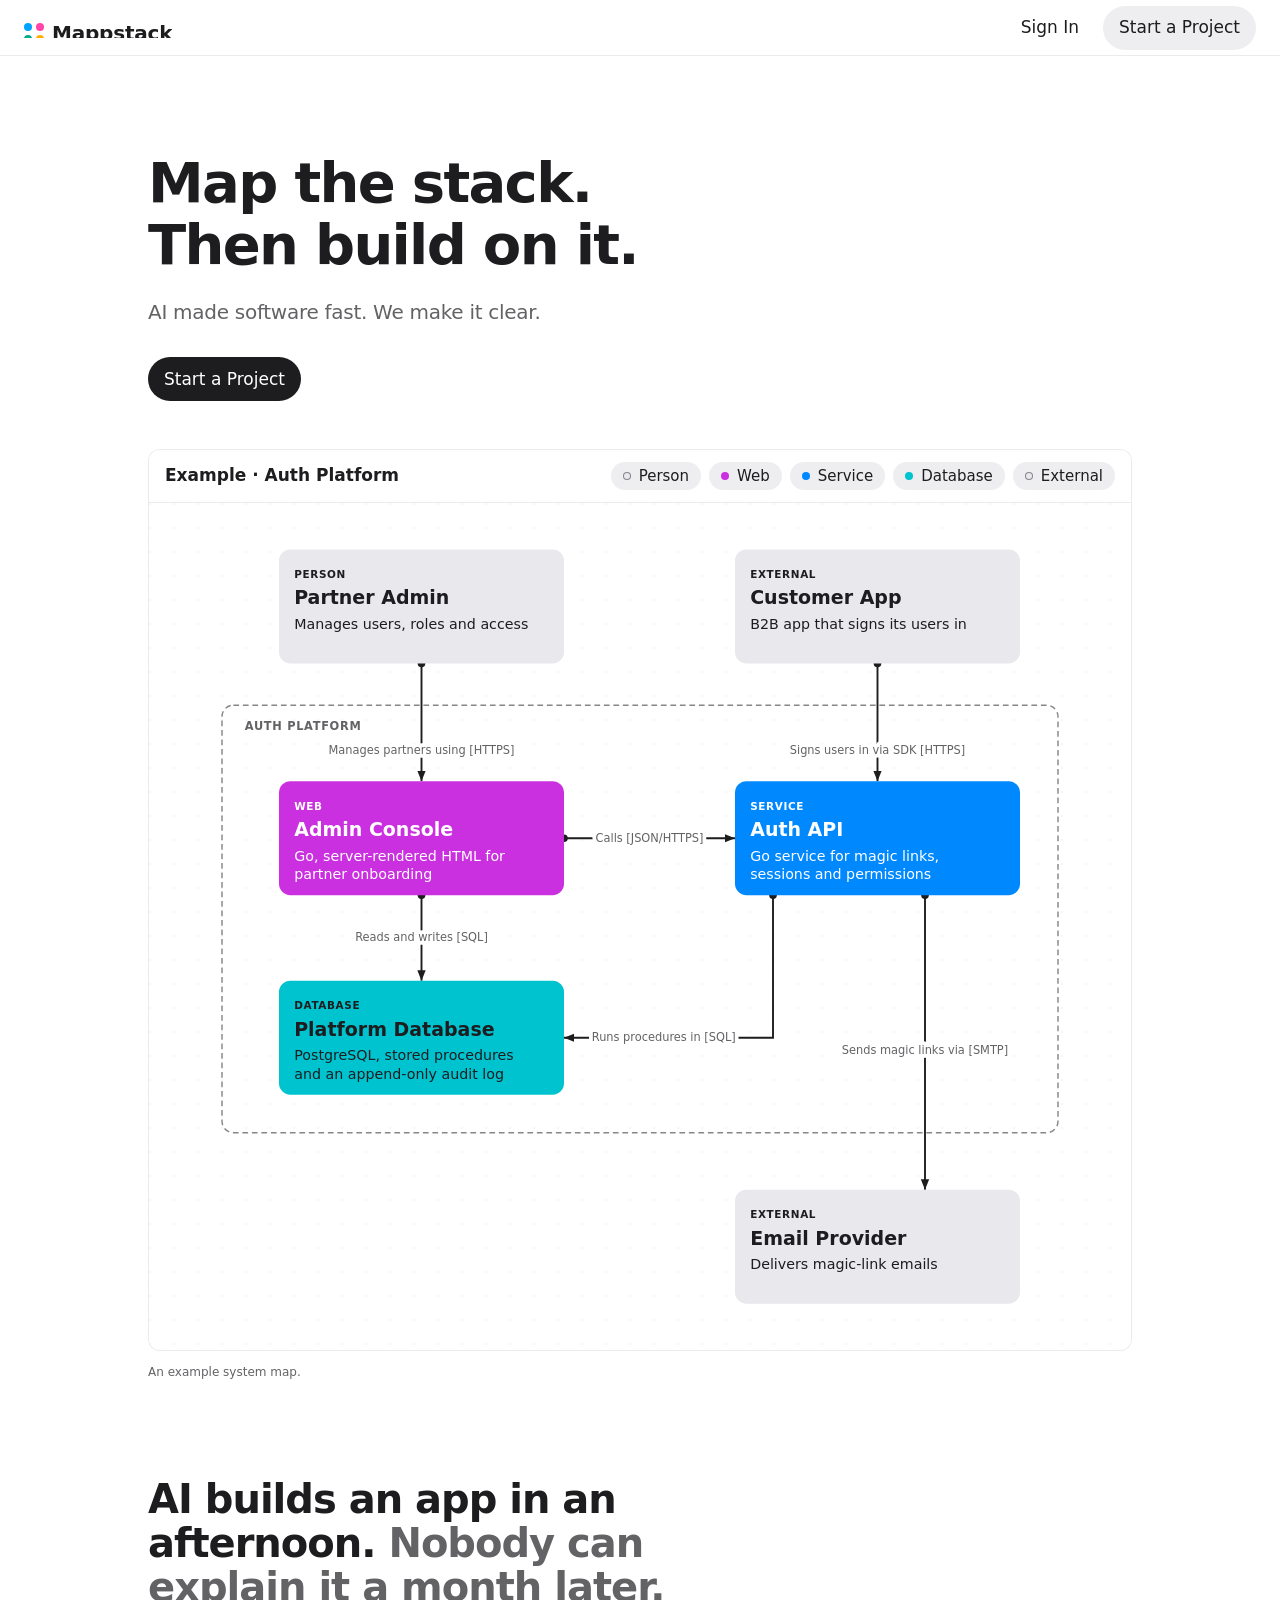
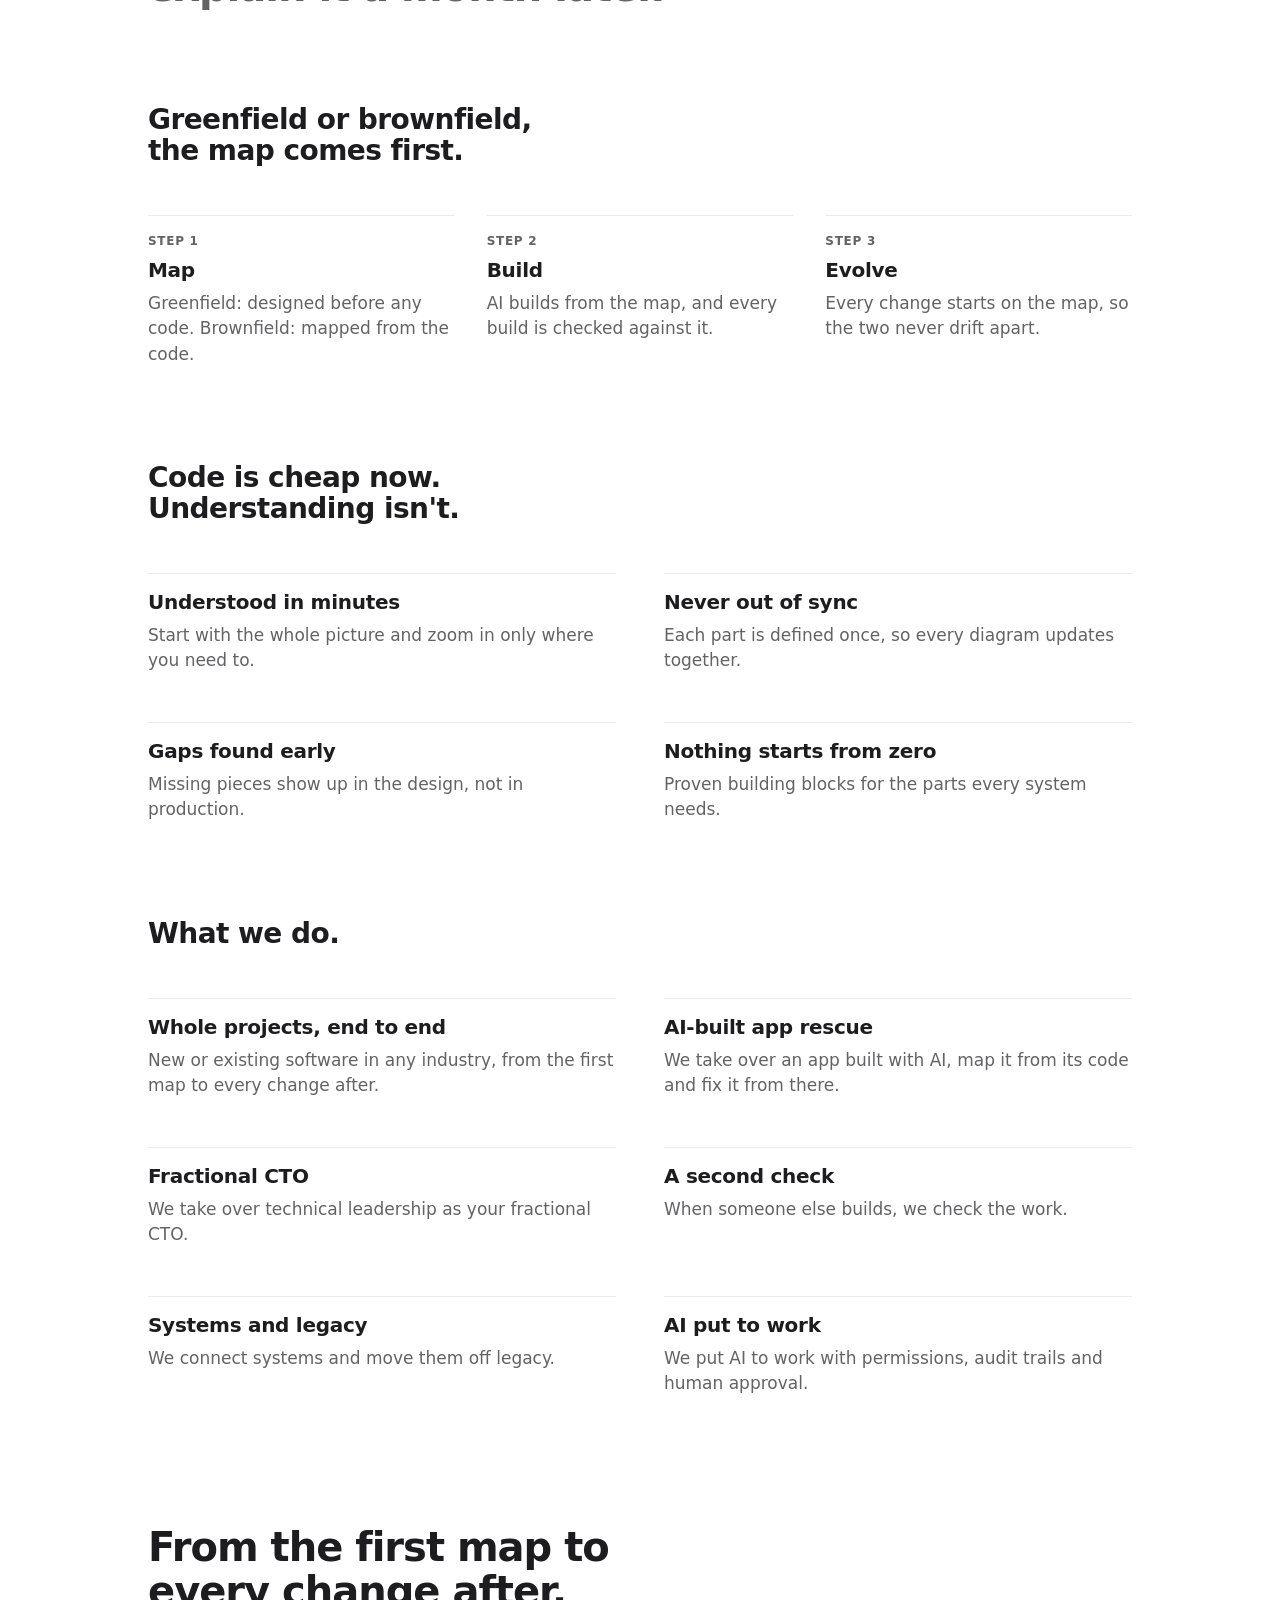
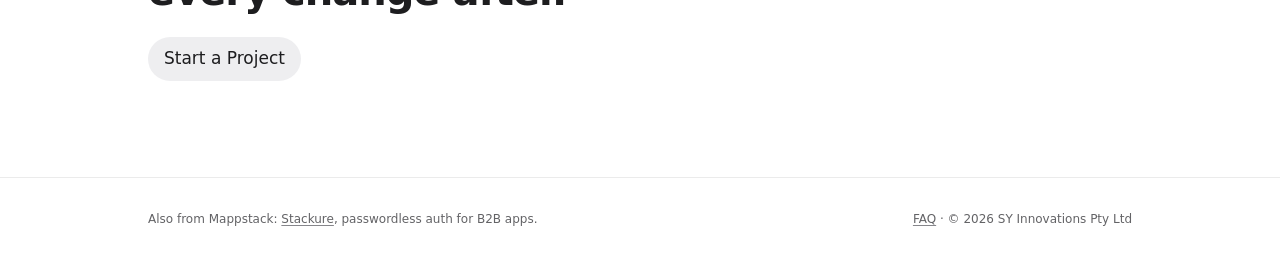
<file: index.html>
<!doctype html>
<html lang="en">
<head>
<meta charset="utf-8">
<meta name="viewport" content="width=device-width,initial-scale=1,viewport-fit=cover">
<title>Mappstack · Software projects, end to end. Mapped first, then built.</title>
<meta name="description" content="Software projects, end to end. Mapped first, then built. Mappstack is a software services company you hire for whole software projects, new or existing, in any industry.">
<meta name="robots" content="max-image-preview:large">
<link rel="canonical" href="https://mappstack.com/">
<meta name="theme-color" content="#ffffff" media="(prefers-color-scheme: light)">
<meta name="theme-color" content="#000000" media="(prefers-color-scheme: dark)">
<meta property="og:type" content="website">
<meta property="og:site_name" content="Mappstack">
<meta property="og:url" content="https://mappstack.com/">
<meta property="og:title" content="Mappstack · Software projects, end to end. Mapped first, then built.">
<meta property="og:description" content="Software projects, end to end. Mapped first, then built. Mappstack is a software services company you hire for whole software projects, new or existing, in any industry.">
<meta property="og:image" content="https://mappstack.com/assets/og.png">
<meta property="og:image:width" content="1200">
<meta property="og:image:height" content="630">
<meta property="og:image:alt" content="Mappstack. Map the stack. Then build on it. AI made software fast. We make it clear. Beside it, an example system map of an auth platform.">
<meta name="twitter:card" content="summary_large_image">
<link rel="icon" href="assets/icons/favicon.ico" sizes="any">
<link rel="icon" href="assets/icons/icon.svg" type="image/svg+xml">
<link rel="apple-touch-icon" href="assets/icons/apple-touch-icon.png">
<link rel="manifest" href="assets/icons/manifest.webmanifest">
<link rel="describedby" href="llms.txt">
<link rel="stylesheet" href="assets/design/styles.css">
<link rel="stylesheet" href="assets/css/style.css">
<script type="application/ld+json">{"@context":"https://schema.org","@graph":[{"@type":"Corporation","@id":"https://mappstack.com/#organization","name":"Mappstack","legalName":"SY Innovations Pty Ltd","iso6523Code":"0151:38668523760","url":"https://mappstack.com/","logo":"https://mappstack.com/assets/icons/icon-maskable-512.png","slogan":"Map the stack. Then build on it.","description":"Software projects, end to end. Mapped first, then built. Mappstack is an Australian software services company. Clients hire it for whole software projects, new or existing, in any industry and at any size. Each system is mapped first, built from the map and checked against it, and every later change starts on the map. Mappstack works remotely with clients anywhere. It is the registered business name of SY Innovations Pty Ltd.","disambiguatingDescription":"Software services company at mappstack.com that maps, builds and changes software systems for clients. Not a self-serve software product, not a geographic mapping or location data product and not a software stack installer.","address":{"@type":"PostalAddress","addressCountry":"AU"},"areaServed":"Worldwide","knowsAbout":["Custom Software Development","Legacy Modernization","Solution Architecture","Systems Integration","Software Maintenance and Hosting","SaaS Development","API Development","ERP and CRM Integration","EDI Integration","LLM Integration","AI Agent Development","Composable Commerce","Marketplace Payments"],"brand":{"@type":"Brand","name":"Stackure","url":"https://stackure.com/","description":"Passwordless auth for B2B apps."},"makesOffer":{"@type":"Offer","itemOffered":{"@id":"https://mappstack.com/#service"}},"sameAs":["https://github.com/Mappstack","https://www.linkedin.com/company/mappstack/"]},{"@type":"WebSite","@id":"https://mappstack.com/#website","url":"https://mappstack.com/","name":"Mappstack","alternateName":"mappstack.com","description":"Software projects, end to end. Mapped first, then built.","inLanguage":"en","dateModified":"2026-11-23","publisher":{"@id":"https://mappstack.com/#organization"}},{"@type":"WebPage","@id":"https://mappstack.com/#webpage","url":"https://mappstack.com/","name":"Mappstack · Software projects, end to end. Mapped first, then built.","inLanguage":"en","dateModified":"2026-11-23","isPartOf":{"@id":"https://mappstack.com/#website"},"about":{"@id":"https://mappstack.com/#organization"}},{"@type":"Service","@id":"https://mappstack.com/#service","name":"Software projects, end to end","serviceType":"Custom software development","provider":{"@id":"https://mappstack.com/#organization"},"areaServed":"Worldwide","description":"Software projects, end to end. Mapped first, then built. Map: a new system is designed before any code is written, and an existing one is mapped from its code. Build: people, AI agents or both build from the map and every build is checked against it. Evolve: every change starts on the map. Engagements start with a free call, then a fixed-price assessment, then fixed-scope phases approved one at a time. Technology is chosen to fit, or the client's own stack is used. Engagements range from a handover at launch to Mappstack running, hosting and maintaining the system. Remote with clients anywhere, with in-person visits in Australia, India and the EU when needed.","hasOfferCatalog":{"@type":"OfferCatalog","name":"Mappstack services","itemListElement":[{"@type":"Offer","itemOffered":{"@type":"Service","name":"Whole software projects, end to end","description":"Whole software projects, end to end, new or existing, in any industry and at any size. Mapped first, built from the map and checked against it.","provider":{"@id":"https://mappstack.com/#organization"}}},{"@type":"Offer","itemOffered":{"@type":"Service","name":"AI-built app rescue","description":"Taking over an app built with AI: it is mapped from its code first, then fixed, and every change after that starts on the map.","provider":{"@id":"https://mappstack.com/#organization"}}},{"@type":"Offer","itemOffered":{"@type":"Service","name":"Fractional CTO","description":"Taking over technical leadership as fractional CTO.","provider":{"@id":"https://mappstack.com/#organization"}}},{"@type":"Offer","itemOffered":{"@type":"Service","name":"Checking the work when someone else builds","description":"When another team builds, Mappstack checks the work against the map.","provider":{"@id":"https://mappstack.com/#organization"}}},{"@type":"Offer","itemOffered":{"@type":"Service","name":"Systems integration and legacy modernization","description":"Connecting systems and moving them off legacy.","provider":{"@id":"https://mappstack.com/#organization"}}},{"@type":"Offer","itemOffered":{"@type":"Service","name":"AI put to work","description":"Putting AI to work in a business with permissions, audit trails and human approval.","provider":{"@id":"https://mappstack.com/#organization"}}}]}}]}</script>
</head>
<body class="site">
<a class="skip-link" href="#main">Skip to Content</a>
<header class="navbar">
  <div class="navbar__left">
    <a class="wordmark wordmark--lg" href="#top" aria-label="Mappstack home">
      <svg class="wordmark__mark" viewBox="0 0 10 10" aria-hidden="true"><circle cx="2" cy="2" r="2" style="fill:var(--color-mark-blue)"/><circle cx="8" cy="2" r="2" style="fill:var(--color-mark-pink)"/><circle cx="2" cy="8" r="2" style="fill:var(--color-mark-green)"/><circle cx="8" cy="8" r="2" style="fill:var(--color-mark-yellow)"/></svg>
      <span class="wordmark__name">Mappstack</span>
    </a>
  </div>
  <nav class="navbar__right">
    <a class="btn btn--plain" href="https://app.mappstack.com/">Sign In</a>
      <a class="btn" href="https://stackure.com/signup?account_id=3df5678e-9c26-4384-9c51-7ae628b7f46a" target="_blank">Start a Project</a>
  </nav>
</header>

<main id="main" class="wrap">
  <section class="hero">
    <h1 class="display display--hero">Map the stack. <br>Then build on it.</h1>
    <p class="lead">AI made software fast. We make it clear.</p>
    <div class="actions">
      <a class="btn btn--primary" href="https://stackure.com/signup?account_id=3df5678e-9c26-4384-9c51-7ae628b7f46a" target="_blank">Start a Project</a>
    </div>
  </section>

  <figure class="figure">
    <div class="figure__bar" data-nosnippet>
      <div class="figure__id"><strong>Example · Auth Platform</strong></div>
      <button class="btn zoom" type="button">Zoom In</button>
      <ul class="legend">
        <li><span class="chip"><span class="legend__swatch legend__swatch--neutral"></span>Person</span></li>
        <li><span class="chip"><span class="legend__swatch legend__swatch--purple"></span>Web</span></li>
        <li><span class="chip"><span class="legend__swatch legend__swatch--blue"></span>Service</span></li>
        <li><span class="chip"><span class="legend__swatch legend__swatch--teal"></span>Database</span></li>
        <li><span class="chip"><span class="legend__swatch legend__swatch--neutral"></span>External</span></li>
      </ul>
    </div>
    <div class="figure__canvas" data-nosnippet>
      <svg viewBox="0 0 1000 858" role="img" aria-label="Example system map of an auth platform. A partner admin uses the Admin Console, and a customer app signs its users in through the Auth API. The Admin Console calls the Auth API and reads and writes the PostgreSQL Platform Database. The Auth API runs stored procedures in that database and sends magic links through an email provider.">
        <defs><marker id="arrow" viewBox="0 0 10 10" refX="10" refY="5" markerUnits="userSpaceOnUse" markerWidth="11" markerHeight="11" orient="auto"><path class="arrow" d="M0 1 L10 5 L0 9 z"/></marker></defs>
        <rect class="boundary" x="60" y="196" width="880" height="450" rx="12"/>
        <text class="bl" font-size="12" x="84" y="222">AUTH PLATFORM</text>

        <path class="edge" d="M270 152 V276" marker-end="url(#arrow)"/><circle class="dot" cx="270" cy="152" r="4"/>
        <path class="edge" d="M750 152 V276" marker-end="url(#arrow)"/><circle class="dot" cx="750" cy="152" r="4"/>
        <path class="edge" d="M420 336 H600" marker-end="url(#arrow)"/><circle class="dot" cx="420" cy="336" r="4"/>
        <path class="edge" d="M270 396 V486" marker-end="url(#arrow)"/><circle class="dot" cx="270" cy="396" r="4"/>
        <path class="edge" d="M640 396 V546 H420" marker-end="url(#arrow)"/><circle class="dot" cx="640" cy="396" r="4"/>
        <path class="edge" d="M800 396 V706" marker-end="url(#arrow)"/><circle class="dot" cx="800" cy="396" r="4"/>

        <text class="el" font-size="12" x="270" y="244">Manages partners using [HTTPS]</text>
        <text class="el" font-size="12" x="750" y="244">Signs users in via SDK [HTTPS]</text>
        <text class="el" font-size="12" x="510" y="336">Calls [JSON/HTTPS]</text>
        <text class="el" font-size="12" x="270" y="441">Reads and writes [SQL]</text>
        <text class="el" font-size="12" x="525" y="546">Runs procedures in [SQL]</text>
        <text class="el" font-size="12" x="800" y="560">Sends magic links via [SMTP]</text>

        <g class="node node--neutral" transform="translate(120 32)"><rect width="300" height="120" rx="12"/><text class="t" font-size="11" x="16" y="30">PERSON</text> <text class="n" font-size="20" x="16" y="58">Partner Admin</text> <text font-size="15" x="16" y="84">Manages users, roles and access</text></g>
        <g class="node node--neutral" transform="translate(600 32)"><rect width="300" height="120" rx="12"/><text class="t" font-size="11" x="16" y="30">EXTERNAL</text> <text class="n" font-size="20" x="16" y="58">Customer App</text> <text font-size="15" x="16" y="84">B2B app that signs its users in</text></g>
        <g class="node node--purple" transform="translate(120 276)"><rect width="300" height="120" rx="12"/><text class="t" font-size="11" x="16" y="30">WEB</text> <text class="n" font-size="20" x="16" y="58">Admin Console</text> <text font-size="15" x="16" y="84"><tspan x="16">Go, server-rendered HTML for</tspan> <tspan x="16" dy="19">partner onboarding</tspan></text></g>
        <g class="node node--blue" transform="translate(600 276)"><rect width="300" height="120" rx="12"/><text class="t" font-size="11" x="16" y="30">SERVICE</text> <text class="n" font-size="20" x="16" y="58">Auth API</text> <text font-size="15" x="16" y="84"><tspan x="16">Go service for magic links,</tspan> <tspan x="16" dy="19">sessions and permissions</tspan></text></g>
        <g class="node node--teal" transform="translate(120 486)"><rect width="300" height="120" rx="12"/><text class="t" font-size="11" x="16" y="30">DATABASE</text> <text class="n" font-size="20" x="16" y="58">Platform Database</text> <text font-size="15" x="16" y="84"><tspan x="16">PostgreSQL, stored procedures</tspan> <tspan x="16" dy="19">and an append-only audit log</tspan></text></g>
        <g class="node node--neutral" transform="translate(600 706)"><rect width="300" height="120" rx="12"/><text class="t" font-size="11" x="16" y="30">EXTERNAL</text> <text class="n" font-size="20" x="16" y="58">Email Provider</text> <text font-size="15" x="16" y="84">Delivers magic-link emails</text></g>
      </svg>
    </div>
  </figure>
  <p class="caption">An example system map.</p>

  <section class="section statement">
    <h2 class="display">AI builds an app in an afternoon. <span>Nobody can explain it a month later.</span></h2>
  </section>

  <section class="section" id="how">
    <h2>Greenfield or brownfield, the map comes first.</h2>
    <ol class="steps">
      <li><span class="step-n">STEP 1</span><h3>Map</h3><p>Greenfield: designed before any code. Brownfield: mapped from the code.</p></li>
      <li><span class="step-n">STEP 2</span><h3>Build</h3><p>AI builds from the map, and every build is checked against it.</p></li>
      <li><span class="step-n">STEP 3</span><h3>Evolve</h3><p>Every change starts on the map, so the two never drift apart.</p></li>
    </ol>
  </section>

  <section class="section">
    <h2>Code is cheap now. Understanding isn't.</h2>
    <ul class="points">
      <li><h3>Understood in minutes</h3><p>Start with the whole picture and zoom in only where you need to.</p></li>
      <li><h3>Never out of sync</h3><p>Each part is defined once, so every diagram updates together.</p></li>
      <li><h3>Gaps found early</h3><p>Missing pieces show up in the design, not in production.</p></li>
      <li><h3>Nothing starts from zero</h3><p>Proven building blocks for the parts every system needs.</p></li>
    </ul>
  </section>

  <section class="section" id="services">
    <h2>What we do.</h2>
    <ul class="points">
      <li><h3>Whole projects, end to end</h3><p>New or existing software in any industry, from the first map to every change after.</p></li>
      <li><h3>AI-built app rescue</h3><p>We take over an app built with AI, map it from its code and fix it from there.</p></li>
      <li><h3>Fractional CTO</h3><p>We take over technical leadership as your fractional CTO.</p></li>
      <li><h3>A second check</h3><p>When someone else builds, we check the work.</p></li>
      <li><h3>Systems and legacy</h3><p>We connect systems and move them off legacy.</p></li>
      <li><h3>AI put to work</h3><p>We put AI to work with permissions, audit trails and human approval.</p></li>
    </ul>
  </section>

  <section class="close">
    <h2 class="display">From the first map to every change after.</h2>
    <a class="btn" href="https://stackure.com/signup?account_id=3df5678e-9c26-4384-9c51-7ae628b7f46a" target="_blank">Start a Project</a>
  </section>
</main>

<footer class="footer footer--rule">
  <div class="wrap footer__row">
    <p>Also from Mappstack: <a href="https://stackure.com">Stackure</a>, passwordless auth for B2B apps.</p>
    <p><a href="/faq">FAQ</a> · © 2026 SY Innovations Pty Ltd</p>
  </div>
</footer>
<script src="assets/design/behaviors.js"></script>
<script src="assets/js/figure.js"></script>
</body>
</html>
</file>
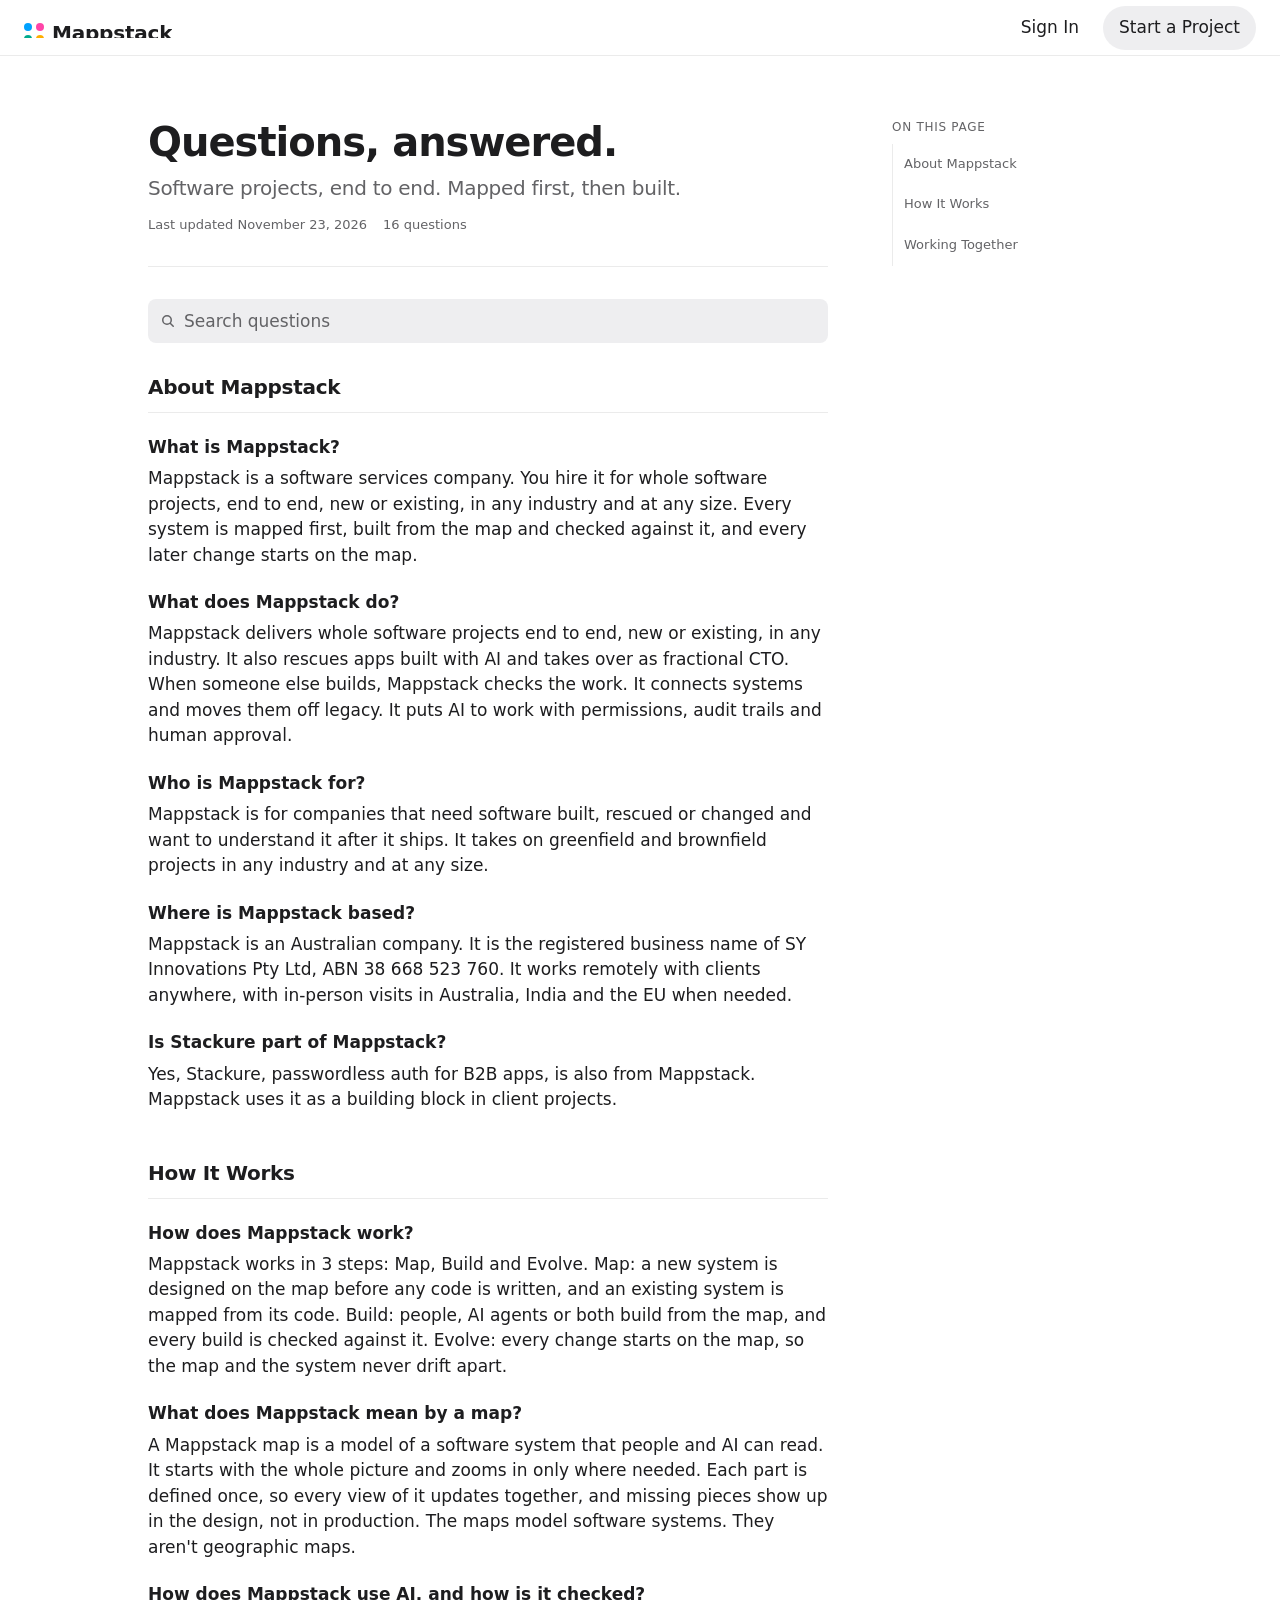
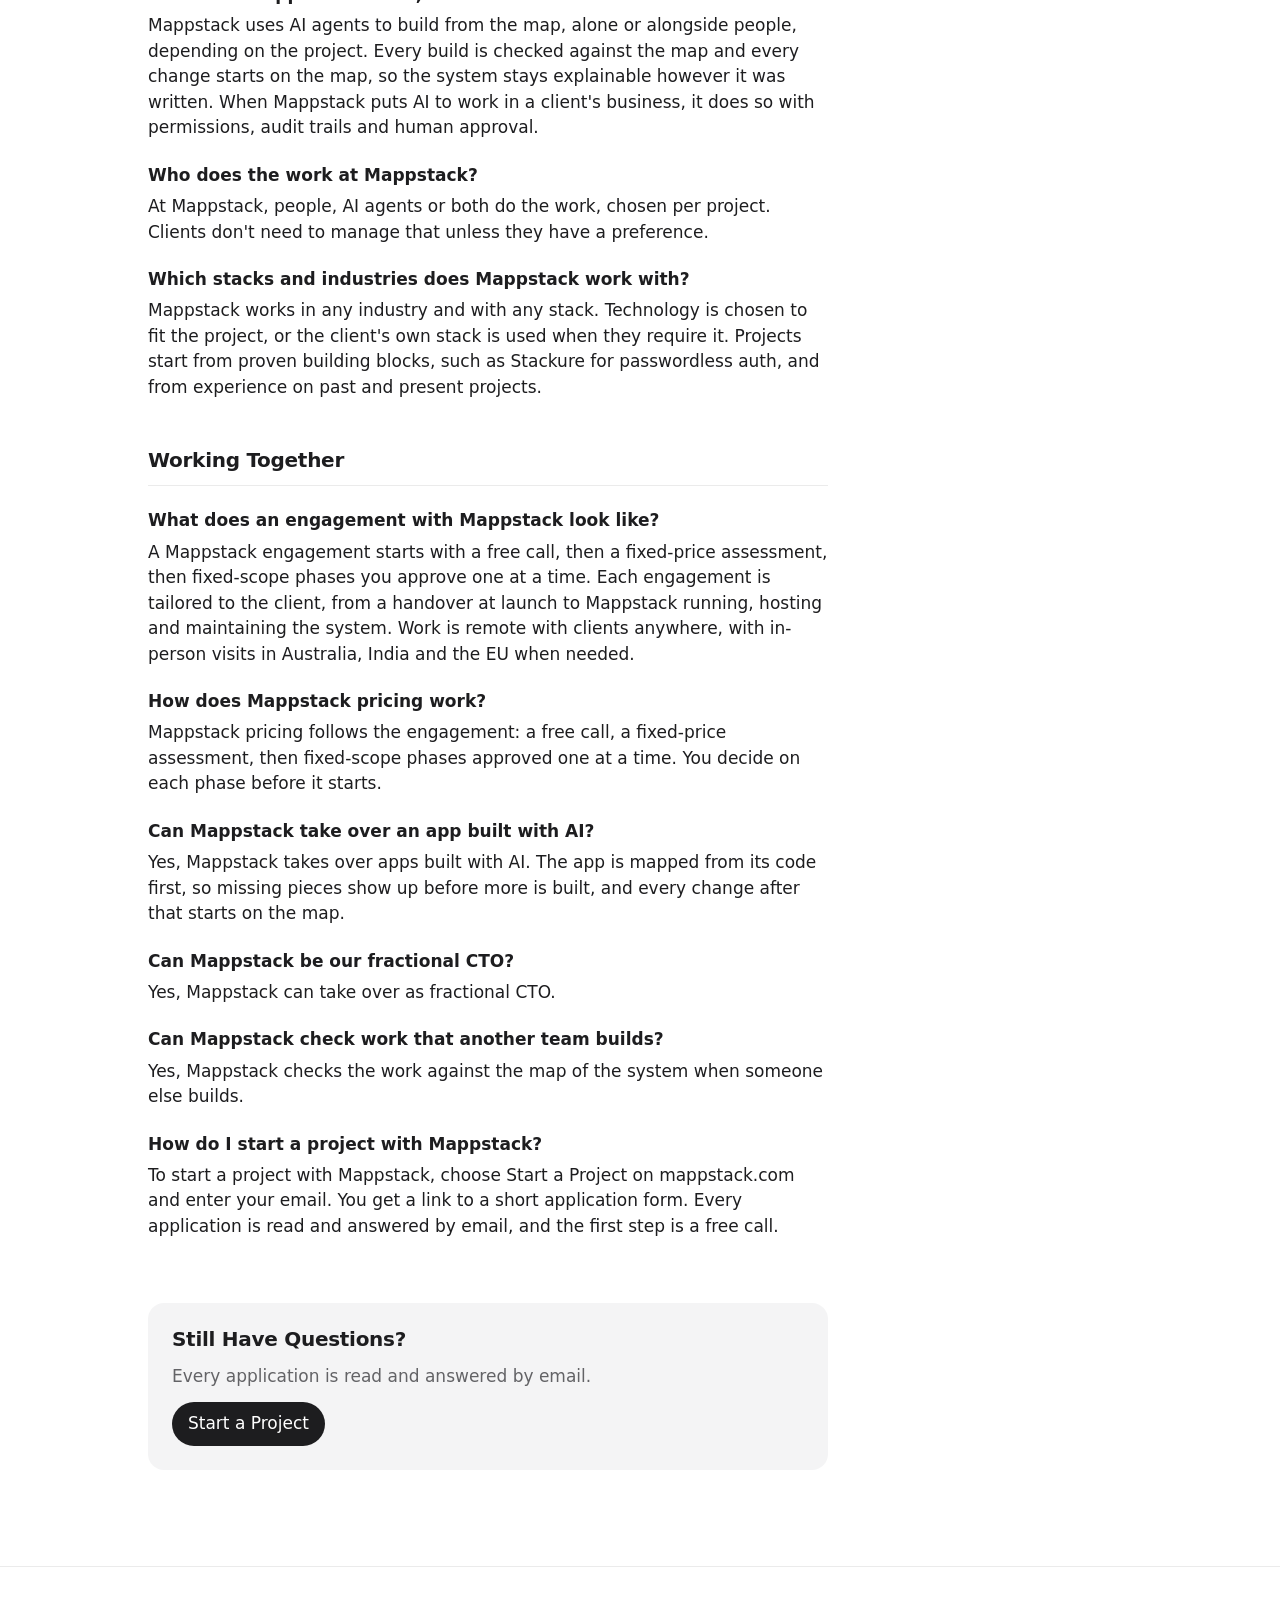
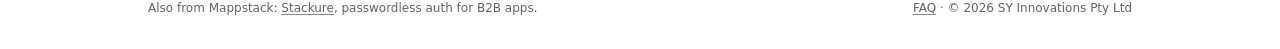
<file: faq.html>
<!doctype html>
<html lang="en">
<head>
<meta charset="utf-8">
<meta name="viewport" content="width=device-width,initial-scale=1,viewport-fit=cover">
<title>FAQ · Mappstack</title>
<meta name="description" content="Answers about Mappstack: what it does and for whom, how an engagement and pricing work, which stacks and industries, how AI is used and checked and how to start.">
<link rel="canonical" href="https://mappstack.com/faq">
<meta name="theme-color" content="#ffffff" media="(prefers-color-scheme: light)">
<meta name="theme-color" content="#000000" media="(prefers-color-scheme: dark)">
<meta property="og:type" content="website">
<meta property="og:site_name" content="Mappstack">
<meta property="og:url" content="https://mappstack.com/faq">
<meta property="og:title" content="FAQ · Mappstack">
<meta property="og:description" content="Answers about Mappstack: what it does and for whom, how an engagement and pricing work, which stacks and industries, how AI is used and checked and how to start.">
<meta property="og:image" content="https://mappstack.com/assets/og.png">
<meta property="og:image:width" content="1200">
<meta property="og:image:height" content="630">
<meta name="twitter:card" content="summary_large_image">
<link rel="icon" href="/assets/icons/favicon.ico" sizes="any">
<link rel="icon" href="/assets/icons/icon.svg" type="image/svg+xml">
<link rel="apple-touch-icon" href="/assets/icons/apple-touch-icon.png">
<link rel="manifest" href="/assets/icons/manifest.webmanifest">
<link rel="describedby" href="/llms.txt">
<link rel="stylesheet" href="/assets/design/styles.css">
<link rel="stylesheet" href="/assets/css/style.css">
<script type="application/ld+json">{"@context":"https://schema.org","@graph":[{"@type":"FAQPage","@id":"https://mappstack.com/faq#webpage","url":"https://mappstack.com/faq","name":"Mappstack FAQ","inLanguage":"en","dateModified":"2026-11-23","isPartOf":{"@id":"https://mappstack.com/#website"},"about":{"@id":"https://mappstack.com/#organization"},"mainEntity":[{"@type":"Question","name":"What is Mappstack?","acceptedAnswer":{"@type":"Answer","text":"Mappstack is a software services company. You hire it for whole software projects, end to end, new or existing, in any industry and at any size. Every system is mapped first, built from the map and checked against it, and every later change starts on the map."}},{"@type":"Question","name":"What does Mappstack do?","acceptedAnswer":{"@type":"Answer","text":"Mappstack delivers whole software projects end to end, new or existing, in any industry. It also rescues apps built with AI and takes over as fractional CTO. When someone else builds, Mappstack checks the work. It connects systems and moves them off legacy. It puts AI to work with permissions, audit trails and human approval."}},{"@type":"Question","name":"Who is Mappstack for?","acceptedAnswer":{"@type":"Answer","text":"Mappstack is for companies that need software built, rescued or changed and want to understand it after it ships. It takes on greenfield and brownfield projects in any industry and at any size."}},{"@type":"Question","name":"How does Mappstack work?","acceptedAnswer":{"@type":"Answer","text":"Mappstack works in 3 steps: Map, Build and Evolve. Map: a new system is designed on the map before any code is written, and an existing system is mapped from its code. Build: people, AI agents or both build from the map, and every build is checked against it. Evolve: every change starts on the map, so the map and the system never drift apart."}},{"@type":"Question","name":"What does Mappstack mean by a map?","acceptedAnswer":{"@type":"Answer","text":"A Mappstack map is a model of a software system that people and AI can read. It starts with the whole picture and zooms in only where needed. Each part is defined once, so every view of it updates together, and missing pieces show up in the design, not in production. The maps model software systems. They aren't geographic maps."}},{"@type":"Question","name":"What does an engagement with Mappstack look like?","acceptedAnswer":{"@type":"Answer","text":"A Mappstack engagement starts with a free call, then a fixed-price assessment, then fixed-scope phases you approve one at a time. Each engagement is tailored to the client, from a handover at launch to Mappstack running, hosting and maintaining the system. Work is remote with clients anywhere, with in-person visits in Australia, India and the EU when needed."}},{"@type":"Question","name":"How does Mappstack pricing work?","acceptedAnswer":{"@type":"Answer","text":"Mappstack pricing follows the engagement: a free call, a fixed-price assessment, then fixed-scope phases approved one at a time. You decide on each phase before it starts."}},{"@type":"Question","name":"Which stacks and industries does Mappstack work with?","acceptedAnswer":{"@type":"Answer","text":"Mappstack works in any industry and with any stack. Technology is chosen to fit the project, or the client's own stack is used when they require it. Projects start from proven building blocks, such as Stackure for passwordless auth, and from experience on past and present projects."}},{"@type":"Question","name":"How does Mappstack use AI, and how is it checked?","acceptedAnswer":{"@type":"Answer","text":"Mappstack uses AI agents to build from the map, alone or alongside people, depending on the project. Every build is checked against the map and every change starts on the map, so the system stays explainable however it was written. When Mappstack puts AI to work in a client's business, it does so with permissions, audit trails and human approval."}},{"@type":"Question","name":"Who does the work at Mappstack?","acceptedAnswer":{"@type":"Answer","text":"At Mappstack, people, AI agents or both do the work, chosen per project. Clients don't need to manage that unless they have a preference."}},{"@type":"Question","name":"Can Mappstack take over an app built with AI?","acceptedAnswer":{"@type":"Answer","text":"Yes, Mappstack takes over apps built with AI. The app is mapped from its code first, so missing pieces show up before more is built, and every change after that starts on the map."}},{"@type":"Question","name":"Can Mappstack be our fractional CTO?","acceptedAnswer":{"@type":"Answer","text":"Yes, Mappstack can take over as fractional CTO."}},{"@type":"Question","name":"Can Mappstack check work that another team builds?","acceptedAnswer":{"@type":"Answer","text":"Yes, Mappstack checks the work against the map of the system when someone else builds."}},{"@type":"Question","name":"Where is Mappstack based?","acceptedAnswer":{"@type":"Answer","text":"Mappstack is an Australian company. It is the registered business name of SY Innovations Pty Ltd, ABN 38 668 523 760. It works remotely with clients anywhere, with in-person visits in Australia, India and the EU when needed."}},{"@type":"Question","name":"Is Stackure part of Mappstack?","acceptedAnswer":{"@type":"Answer","text":"Yes, Stackure, passwordless auth for B2B apps, is also from Mappstack. Mappstack uses it as a building block in client projects."}},{"@type":"Question","name":"How do I start a project with Mappstack?","acceptedAnswer":{"@type":"Answer","text":"To start a project with Mappstack, choose Start a Project on mappstack.com and enter your email. You get a link to a short application form. Every application is read and answered by email, and the first step is a free call."}}]},{"@type":"Corporation","@id":"https://mappstack.com/#organization","name":"Mappstack","legalName":"SY Innovations Pty Ltd","url":"https://mappstack.com/","description":"Software projects, end to end. Mapped first, then built."},{"@type":"WebSite","@id":"https://mappstack.com/#website","url":"https://mappstack.com/","name":"Mappstack","description":"Software projects, end to end. Mapped first, then built.","dateModified":"2026-11-23","publisher":{"@id":"https://mappstack.com/#organization"}}]}</script>
</head>
<body class="site">
<a class="skip-link" href="#main">Skip to Content</a>
<header class="navbar">
  <div class="navbar__left">
    <a class="wordmark wordmark--lg" href="/" aria-label="Mappstack home">
      <svg class="wordmark__mark" viewBox="0 0 10 10" aria-hidden="true"><circle cx="2" cy="2" r="2" style="fill:var(--color-mark-blue)"/><circle cx="8" cy="2" r="2" style="fill:var(--color-mark-pink)"/><circle cx="2" cy="8" r="2" style="fill:var(--color-mark-green)"/><circle cx="8" cy="8" r="2" style="fill:var(--color-mark-yellow)"/></svg>
      <span class="wordmark__name">Mappstack</span>
    </a>
  </div>
  <nav class="navbar__right">
    <a class="btn btn--plain" href="https://app.mappstack.com/">Sign In</a>
      <a class="btn" href="https://stackure.com/signup?account_id=3df5678e-9c26-4384-9c51-7ae628b7f46a" target="_blank">Start a Project</a>
  </nav>
</header>

<main id="main" class="doc">
  <header class="doc__header">
    <h1 class="doc__title">Questions, answered.</h1>
    <p class="doc__lede">Software projects, end to end. Mapped first, then built.</p>
    <p class="doc__meta"><span>Last updated November 23, 2026</span><span>16 questions</span></p>
    <div class="search doc__filter" role="search"><svg class="icon search__icon" aria-hidden="true"><use href="/assets/design/icons.svg#search"/></svg><input class="input" type="search" placeholder="Search questions" aria-label="Search questions" data-role="doc-filter"></div>
  </header>

  <nav class="contents" aria-label="On This Page">
    <p class="contents__label">On This Page</p>
    <button type="button" class="btn contents__toggle">On This Page <span></span><svg class="icon icon--sm" aria-hidden="true"><use href="/assets/design/icons.svg#caret-down"/></svg></button>
    <ul class="contents__list">
      <li data-group="about"><a href="#about">About Mappstack</a></li>
      <li data-group="how-it-works"><a href="#how-it-works">How It Works</a></li>
      <li data-group="working-together"><a href="#working-together">Working Together</a></li>
    </ul>
  </nav>

  <article class="doc__body prose">
    <section class="doc__group" data-group="about">
      <h2 id="about">About Mappstack</h2>
      <div class="doc__item" data-item="what-is-mappstack">
        <h3 id="what-is-mappstack">What is Mappstack?</h3>
        <p>Mappstack is a software services company. You hire it for whole software projects, end to end, new or existing, in any industry and at any size. Every system is mapped first, built from the map and checked against it, and every later change starts on the map.</p>
      </div>
      <div class="doc__item" data-item="what-does-mappstack-do">
        <h3 id="what-does-mappstack-do">What does Mappstack do?</h3>
        <p>Mappstack delivers whole software projects end to end, new or existing, in any industry. It also rescues apps built with AI and takes over as fractional CTO. When someone else builds, Mappstack checks the work. It connects systems and moves them off legacy. It puts AI to work with permissions, audit trails and human approval.</p>
      </div>
      <div class="doc__item" data-item="who-is-mappstack-for">
        <h3 id="who-is-mappstack-for">Who is Mappstack for?</h3>
        <p>Mappstack is for companies that need software built, rescued or changed and want to understand it after it ships. It takes on greenfield and brownfield projects in any industry and at any size.</p>
      </div>
      <div class="doc__item" data-item="where-is-mappstack-based">
        <h3 id="where-is-mappstack-based">Where is Mappstack based?</h3>
        <p>Mappstack is an Australian company. It is the registered business name of SY Innovations Pty Ltd, ABN 38 668 523 760. It works remotely with clients anywhere, with in-person visits in Australia, India and the EU when needed.</p>
      </div>
      <div class="doc__item" data-item="is-stackure-part-of-mappstack">
        <h3 id="is-stackure-part-of-mappstack">Is Stackure part of Mappstack?</h3>
        <p>Yes, Stackure, passwordless auth for B2B apps, is also from Mappstack. Mappstack uses it as a building block in client projects.</p>
      </div>
    </section>
    <section class="doc__group" data-group="how-it-works">
      <h2 id="how-it-works">How It Works</h2>
      <div class="doc__item" data-item="how-does-mappstack-work">
        <h3 id="how-does-mappstack-work">How does Mappstack work?</h3>
        <p>Mappstack works in 3 steps: Map, Build and Evolve. Map: a new system is designed on the map before any code is written, and an existing system is mapped from its code. Build: people, AI agents or both build from the map, and every build is checked against it. Evolve: every change starts on the map, so the map and the system never drift apart.</p>
      </div>
      <div class="doc__item" data-item="what-does-mappstack-mean-by-a-map">
        <h3 id="what-does-mappstack-mean-by-a-map">What does Mappstack mean by a map?</h3>
        <p>A Mappstack map is a model of a software system that people and AI can read. It starts with the whole picture and zooms in only where needed. Each part is defined once, so every view of it updates together, and missing pieces show up in the design, not in production. The maps model software systems. They aren't geographic maps.</p>
      </div>
      <div class="doc__item" data-item="how-does-mappstack-use-ai-and-how-is-it-checked">
        <h3 id="how-does-mappstack-use-ai-and-how-is-it-checked">How does Mappstack use AI, and how is it checked?</h3>
        <p>Mappstack uses AI agents to build from the map, alone or alongside people, depending on the project. Every build is checked against the map and every change starts on the map, so the system stays explainable however it was written. When Mappstack puts AI to work in a client's business, it does so with permissions, audit trails and human approval.</p>
      </div>
      <div class="doc__item" data-item="who-does-the-work-at-mappstack">
        <h3 id="who-does-the-work-at-mappstack">Who does the work at Mappstack?</h3>
        <p>At Mappstack, people, AI agents or both do the work, chosen per project. Clients don't need to manage that unless they have a preference.</p>
      </div>
      <div class="doc__item" data-item="which-stacks-and-industries-does-mappstack-work-with">
        <h3 id="which-stacks-and-industries-does-mappstack-work-with">Which stacks and industries does Mappstack work with?</h3>
        <p>Mappstack works in any industry and with any stack. Technology is chosen to fit the project, or the client's own stack is used when they require it. Projects start from proven building blocks, such as Stackure for passwordless auth, and from experience on past and present projects.</p>
      </div>
    </section>
    <section class="doc__group" data-group="working-together">
      <h2 id="working-together">Working Together</h2>
      <div class="doc__item" data-item="what-does-an-engagement-with-mappstack-look-like">
        <h3 id="what-does-an-engagement-with-mappstack-look-like">What does an engagement with Mappstack look like?</h3>
        <p>A Mappstack engagement starts with a free call, then a fixed-price assessment, then fixed-scope phases you approve one at a time. Each engagement is tailored to the client, from a handover at launch to Mappstack running, hosting and maintaining the system. Work is remote with clients anywhere, with in-person visits in Australia, India and the EU when needed.</p>
      </div>
      <div class="doc__item" data-item="how-does-mappstack-pricing-work">
        <h3 id="how-does-mappstack-pricing-work">How does Mappstack pricing work?</h3>
        <p>Mappstack pricing follows the engagement: a free call, a fixed-price assessment, then fixed-scope phases approved one at a time. You decide on each phase before it starts.</p>
      </div>
      <div class="doc__item" data-item="can-mappstack-take-over-an-app-built-with-ai">
        <h3 id="can-mappstack-take-over-an-app-built-with-ai">Can Mappstack take over an app built with AI?</h3>
        <p>Yes, Mappstack takes over apps built with AI. The app is mapped from its code first, so missing pieces show up before more is built, and every change after that starts on the map.</p>
      </div>
      <div class="doc__item" data-item="can-mappstack-be-our-fractional-cto">
        <h3 id="can-mappstack-be-our-fractional-cto">Can Mappstack be our fractional CTO?</h3>
        <p>Yes, Mappstack can take over as fractional CTO.</p>
      </div>
      <div class="doc__item" data-item="can-mappstack-check-work-that-another-team-builds">
        <h3 id="can-mappstack-check-work-that-another-team-builds">Can Mappstack check work that another team builds?</h3>
        <p>Yes, Mappstack checks the work against the map of the system when someone else builds.</p>
      </div>
      <div class="doc__item" data-item="how-do-i-start-a-project-with-mappstack">
        <h3 id="how-do-i-start-a-project-with-mappstack">How do I start a project with Mappstack?</h3>
        <p>To start a project with Mappstack, choose Start a Project on mappstack.com and enter your email. You get a link to a short application form. Every application is read and answered by email, and the first step is a free call.</p>
      </div>
    </section>
    <div class="empty doc__noresults" hidden><svg class="icon empty__icon" aria-hidden="true"><use href="/assets/design/icons.svg#search-empty"/></svg><h2 class="empty__title">No Matching Questions</h2><p class="empty__desc" data-role="doc-noresults"></p></div>
    <aside class="doc__help">
      <h2>Still Have Questions?</h2>
      <p>Every application is read and answered by email.</p>
      <a class="btn btn--primary" href="https://stackure.com/signup?account_id=3df5678e-9c26-4384-9c51-7ae628b7f46a" target="_blank">Start a Project</a>
    </aside>
  </article>
</main>

<footer class="footer footer--rule">
  <div class="wrap footer__row">
    <p>Also from Mappstack: <a href="https://stackure.com">Stackure</a>, passwordless auth for B2B apps.</p>
    <p><a href="/faq" aria-current="page">FAQ</a> · © 2026 SY Innovations Pty Ltd</p>
  </div>
</footer>
<script src="/assets/design/behaviors.js"></script>
<script src="/assets/design/document.js"></script>
</body>
</html>
</file>
<file: assets/design/styles.css>
:root{
  --base-white:#ffffff;
  --base-black:#000000;
  --base-ink:#1d1d1f;
  --base-gray-100:#f5f5f7;
  --base-gray-150:#ebebf0;
  --base-gray-200:#e8e8ed;
  --base-gray-250:#e1e1ea;
  --base-gray-300:#d6d6e0;
  --base-gray-350:#b5b5ba;
  --base-gray-450:#a8a8ad;
  --base-gray-550:#8e8e93;
  --base-gray-600:#86868b;
  --base-gray-700:#6e6e73;
  --base-gray-750:#636366;
  --base-gray-800:#545458;
  --base-gray-850:#48484a;
  --base-gray-900:#3a3a3c;
  --base-gray-925:#2c2c2e;
  --base-gray-950:#1c1c1e;

  --base-blue:#0088ff;
  --base-blue-dark:#0091ff;
  --base-blue-accessible:#1e6ef4;
  --base-blue-accessible-dark:#5cb8ff;
  --base-link:#0066cc;
  --base-link-hover:#0058b0;
  --base-link-dark:#2997ff;
  --base-link-more:#0053a6;
  --base-link-more-hover:#00428a;
  --base-link-more-dark:#6cb8ff;
  --base-link-more-dark-hover:#9bd0ff;
  --base-indigo:#6155f5;
  --base-indigo-dark:#6d7cff;
  --base-indigo-accessible:#564ade;
  --base-indigo-accessible-dark:#a7aaff;
  --base-purple:#cb30e0;
  --base-purple-dark:#db34f2;
  --base-purple-accessible:#b02fc2;
  --base-purple-accessible-dark:#ea8dff;
  --base-violet:#7d3fa8;
  --base-pink:#ff2d55;
  --base-pink-dark:#ff375f;
  --base-pink-accessible:#e7124d;
  --base-pink-accessible-dark:#ff8ac4;
  --base-red:#ff383c;
  --base-red-dark:#ff4245;
  --base-red-accessible:#e9152d;
  --base-red-accessible-dark:#ff6165;
  --base-orange:#ff8d28;
  --base-orange-dark:#ff9230;
  --base-orange-accessible:#c55300;
  --base-orange-accessible-dark:#ffa056;
  --base-yellow:#ffcc00;
  --base-yellow-dark:#ffd600;
  --base-yellow-accessible:#a16a00;
  --base-yellow-accessible-dark:#fedf43;
  --base-green:#34c759;
  --base-green-dark:#30d158;
  --base-green-accessible:#008932;
  --base-green-accessible-dark:#4ad968;
  --base-mint:#00c8b3;
  --base-mint-dark:#00dac3;
  --base-mint-accessible:#008575;
  --base-mint-accessible-dark:#54dfcb;
  --base-teal:#00c3d0;
  --base-teal-dark:#00d2e0;
  --base-teal-accessible:#008198;
  --base-teal-accessible-dark:#3bddec;
  --base-brown:#ac7f5e;
  --base-brown-dark:#b78a66;
  --base-brown-accessible:#956d51;
  --base-brown-accessible-dark:#dba679;
  --base-gray-accessible:#6c6c70;
  --base-gray-accessible-dark:#aeaeb2;

  --base-mark-blue:#00a2ff;
  --base-mark-green:#00ab8e;
  --base-mark-yellow:#feae00;
  --base-mark-pink:#ff45a8;
  --base-mark-olive:#56722c;
  --base-mark-olive-dark:#a3c46b;

  --base-ring-1-start:#6d28d9;
  --base-ring-1-end:#2563eb;
  --base-ring-2-start:#db2777;
  --base-ring-2-end:#d97706;
  --base-ring-3-start:#047857;
  --base-ring-3-end:#0e8a8f;
  --base-ring-1-start-dark:#c084fc;
  --base-ring-1-end-dark:#7dd3fc;
  --base-ring-2-start-dark:#fb7185;
  --base-ring-2-end-dark:#fcd34d;
  --base-ring-3-start-dark:#2dd4bf;
  --base-ring-3-end-dark:#86efac;
}

:root{
  color-scheme:light dark;

  --color-primary:var(--base-ink);
  --color-primary-hover:var(--base-black);
  --color-on-primary:var(--base-white);
  --color-accent:var(--base-link);
  --color-accent-hover:var(--base-link-hover);
  --color-text:var(--base-ink);
  --color-text-secondary:var(--base-gray-750);

  --color-background:var(--base-white);
  --color-background-grouped:var(--base-gray-100);
  --color-surface:var(--base-white);
  --color-surface-raised:var(--base-white);
  --color-surface-sunken:var(--base-gray-100);
  --color-surface-canvas:var(--base-white);

  --color-fill-subtle:rgba(118,118,128,0.08);
  --color-fill:rgba(118,118,128,0.12);
  --color-fill-strong:rgba(118,118,128,0.18);
  --color-selected:rgba(29,29,31,0.08);
  --color-hairline:rgba(0,0,0,0.08);
  --color-border-strong:var(--base-gray-600);
  --color-focus:rgba(29,29,31,0.5);

  --color-bar:rgba(255,255,255,0.72);
  --color-bar-grouped:rgba(245,245,247,0.72);
  --color-scrim:rgba(29,29,31,0.92);
  --color-on-scrim:var(--base-white);
  --color-backdrop:rgba(0,0,0,0.32);

  --color-error:var(--base-red);
  --color-error-text:var(--base-red-accessible);
  --color-on-error:var(--base-white);
  --color-warn:var(--base-orange);
  --color-warn-text:var(--base-orange-accessible);
  --color-success:var(--base-green);
  --color-success-text:var(--base-green-accessible);

  --color-avatar-start:var(--base-gray-300);
  --color-avatar-end:var(--base-gray-350);

  --color-mark-blue:var(--base-mark-blue);
  --color-mark-green:var(--base-mark-green);
  --color-mark-yellow:var(--base-mark-yellow);
  --color-mark-pink:var(--base-mark-pink);
  --color-mark-olive:var(--base-mark-olive);

  --color-ring-1-start:var(--base-ring-1-start);
  --color-ring-1-end:var(--base-ring-1-end);
  --color-ring-2-start:var(--base-ring-2-start);
  --color-ring-2-end:var(--base-ring-2-end);
  --color-ring-3-start:var(--base-ring-3-start);
  --color-ring-3-end:var(--base-ring-3-end);

  --color-canvas-dot:rgba(0,0,0,0.04);

  --color-diagram-blue:var(--base-blue);
  --color-diagram-blue-text:var(--base-white);
  --color-diagram-indigo:var(--base-indigo);
  --color-diagram-indigo-text:var(--base-white);
  --color-diagram-purple:var(--base-purple);
  --color-diagram-purple-text:var(--base-white);
  --color-diagram-violet:var(--base-violet);
  --color-diagram-violet-text:var(--base-white);
  --color-diagram-graphite:var(--base-gray-700);
  --color-diagram-graphite-text:var(--base-white);
  --color-diagram-pink:var(--base-pink);
  --color-diagram-pink-text:var(--base-ink);
  --color-diagram-red:var(--base-red);
  --color-diagram-red-text:var(--base-ink);
  --color-diagram-orange:var(--base-orange);
  --color-diagram-orange-text:var(--base-ink);
  --color-diagram-yellow:var(--base-yellow);
  --color-diagram-yellow-text:var(--base-ink);
  --color-diagram-green:var(--base-green);
  --color-diagram-green-text:var(--base-ink);
  --color-diagram-mint:var(--base-mint);
  --color-diagram-mint-text:var(--base-ink);
  --color-diagram-teal:var(--base-teal);
  --color-diagram-teal-text:var(--base-ink);
  --color-diagram-brown:var(--base-brown);
  --color-diagram-brown-text:var(--base-ink);
  --color-diagram-gray:var(--base-gray-550);
  --color-diagram-gray-text:var(--base-ink);
  --color-diagram-neutral:var(--base-gray-200);
  --color-diagram-neutral-text:var(--base-ink);
  --color-diagram-band:var(--base-gray-200);
  --color-diagram-depth-1:var(--base-white);
  --color-diagram-depth-2:var(--base-gray-100);
  --color-diagram-depth-3:var(--base-gray-150);
  --color-diagram-depth-4:var(--base-gray-250);
  --color-diagram-depth-5:var(--base-gray-300);
}

@media (prefers-color-scheme:dark){
  :root{
    --color-primary:var(--base-gray-100);
    --color-primary-hover:var(--base-white);
    --color-on-primary:var(--base-ink);
    --color-accent:var(--base-link-dark);
    --color-accent-hover:var(--base-blue-accessible-dark);
    --color-text:var(--base-gray-100);
    --color-text-secondary:var(--base-gray-450);

    --color-background:var(--base-black);
    --color-background-grouped:var(--base-black);
    --color-surface:var(--base-gray-950);
    --color-surface-raised:var(--base-gray-925);
    --color-surface-sunken:var(--base-gray-950);
    --color-surface-canvas:var(--base-black);

    --color-fill-subtle:rgba(118,118,128,0.18);
    --color-fill:rgba(118,118,128,0.24);
    --color-fill-strong:rgba(118,118,128,0.32);
    --color-selected:rgba(245,245,247,0.14);
    --color-hairline:rgba(84,84,88,0.6);
    --color-border-strong:var(--base-gray-550);
    --color-focus:rgba(245,245,247,0.5);

    --color-bar:rgba(0,0,0,0.72);
    --color-bar-grouped:rgba(28,28,30,0.72);
    --color-scrim:rgba(58,58,60,0.92);
    --color-on-scrim:var(--base-gray-100);
    --color-backdrop:rgba(0,0,0,0.32);

    --color-error:var(--base-red-dark);
    --color-error-text:var(--base-red-accessible-dark);
    --color-warn:var(--base-orange-dark);
    --color-warn-text:var(--base-orange-accessible-dark);
    --color-success:var(--base-green-dark);
    --color-success-text:var(--base-green-accessible-dark);

    --color-avatar-start:var(--base-gray-800);
    --color-avatar-end:var(--base-gray-900);

    --color-mark-olive:var(--base-mark-olive-dark);

    --color-canvas-dot:rgba(255,255,255,0.08);

    --color-ring-1-start:var(--base-ring-1-start-dark);
    --color-ring-1-end:var(--base-ring-1-end-dark);
    --color-ring-2-start:var(--base-ring-2-start-dark);
    --color-ring-2-end:var(--base-ring-2-end-dark);
    --color-ring-3-start:var(--base-ring-3-start-dark);
    --color-ring-3-end:var(--base-ring-3-end-dark);

    --color-diagram-blue:var(--base-blue-dark);
    --color-diagram-indigo:var(--base-indigo-dark);
    --color-diagram-purple:var(--base-purple-dark);
    --color-diagram-pink:var(--base-pink-dark);
    --color-diagram-red:var(--base-red-dark);
    --color-diagram-orange:var(--base-orange-dark);
    --color-diagram-yellow:var(--base-yellow-dark);
    --color-diagram-green:var(--base-green-dark);
    --color-diagram-mint:var(--base-mint-dark);
    --color-diagram-teal:var(--base-teal-dark);
    --color-diagram-brown:var(--base-brown-dark);
    --color-diagram-neutral:var(--base-gray-900);
    --color-diagram-neutral-text:var(--base-gray-100);
    --color-diagram-band:var(--base-gray-925);
    --color-diagram-depth-1:var(--base-gray-950);
    --color-diagram-depth-2:var(--base-gray-925);
    --color-diagram-depth-3:var(--base-gray-900);
    --color-diagram-depth-4:var(--base-gray-850);
    --color-diagram-depth-5:var(--base-gray-800);
  }
}

@media (prefers-contrast:more){
  :root{
    --color-hairline:var(--color-border-strong);
    --color-fill:var(--color-fill-strong);
    --color-text-secondary:var(--base-gray-800);
    --color-accent:var(--base-link-more);
    --color-accent-hover:var(--base-link-more-hover);
    --color-error:var(--base-red-accessible);
    --color-warn:var(--base-orange-accessible);
    --color-success:var(--base-green-accessible);
    --color-diagram-blue:var(--base-blue-accessible);
    --color-diagram-blue-text:var(--base-white);
    --color-diagram-indigo:var(--base-indigo-accessible);
    --color-diagram-indigo-text:var(--base-white);
    --color-diagram-purple:var(--base-purple-accessible);
    --color-diagram-purple-text:var(--base-white);
    --color-diagram-pink:var(--base-pink-accessible);
    --color-diagram-pink-text:var(--base-white);
    --color-diagram-red:var(--base-red-accessible);
    --color-diagram-red-text:var(--base-white);
    --color-diagram-orange:var(--base-orange-accessible);
    --color-diagram-orange-text:var(--base-white);
    --color-diagram-yellow:var(--base-yellow-accessible);
    --color-diagram-yellow-text:var(--base-white);
    --color-diagram-green:var(--base-green-accessible);
    --color-diagram-green-text:var(--base-white);
    --color-diagram-mint:var(--base-mint-accessible);
    --color-diagram-mint-text:var(--base-white);
    --color-diagram-teal:var(--base-teal-accessible);
    --color-diagram-teal-text:var(--base-white);
    --color-diagram-brown:var(--base-brown-accessible);
    --color-diagram-brown-text:var(--base-white);
    --color-diagram-gray:var(--base-gray-accessible);
    --color-diagram-gray-text:var(--base-white);
  }
}

@media (prefers-contrast:more) and (prefers-color-scheme:dark){
  :root{
    --color-text-secondary:var(--base-gray-350);
    --color-accent:var(--base-link-more-dark);
    --color-accent-hover:var(--base-link-more-dark-hover);
    --color-error:var(--base-red-accessible-dark);
    --color-on-error:var(--base-ink);
    --color-warn:var(--base-orange-accessible-dark);
    --color-success:var(--base-green-accessible-dark);
    --color-diagram-blue:var(--base-blue-accessible-dark);
    --color-diagram-blue-text:var(--base-ink);
    --color-diagram-indigo:var(--base-indigo-accessible-dark);
    --color-diagram-indigo-text:var(--base-ink);
    --color-diagram-purple:var(--base-purple-accessible-dark);
    --color-diagram-purple-text:var(--base-ink);
    --color-diagram-pink:var(--base-pink-accessible-dark);
    --color-diagram-pink-text:var(--base-ink);
    --color-diagram-red:var(--base-red-accessible-dark);
    --color-diagram-red-text:var(--base-ink);
    --color-diagram-orange:var(--base-orange-accessible-dark);
    --color-diagram-orange-text:var(--base-ink);
    --color-diagram-yellow:var(--base-yellow-accessible-dark);
    --color-diagram-yellow-text:var(--base-ink);
    --color-diagram-green:var(--base-green-accessible-dark);
    --color-diagram-green-text:var(--base-ink);
    --color-diagram-mint:var(--base-mint-accessible-dark);
    --color-diagram-mint-text:var(--base-ink);
    --color-diagram-teal:var(--base-teal-accessible-dark);
    --color-diagram-teal-text:var(--base-ink);
    --color-diagram-brown:var(--base-brown-accessible-dark);
    --color-diagram-brown-text:var(--base-ink);
    --color-diagram-gray:var(--base-gray-accessible-dark);
    --color-diagram-gray-text:var(--base-ink);
  }
}

:root{
  --font-sans:-apple-system,BlinkMacSystemFont,system-ui,"Segoe UI",Roboto,"Helvetica Neue",Arial,sans-serif;
  --font-mono:ui-monospace,"SF Mono",SFMono-Regular,Menlo,Consolas,monospace;

  --text-11:0.6875rem;
  --text-12:0.75rem;
  --text-13:0.8125rem;
  --text-15:0.9375rem;
  --text-17:1.0625rem;
  --text-20:1.25rem;
  --text-28:1.75rem;
  --text-34:2.125rem;
  --text-40:2.5rem;
  --text-48:3rem;
  --text-56:3.5rem;
  --text-72:4.5rem;
  --text-inline-code:0.92em;

  --tracking-caps:0.06em;
  --tracking-wordmark:-0.01em;
  --tracking-17:-0.004em;
  --tracking-20:-0.014em;
  --tracking-28:-0.02em;
  --tracking-34:-0.022em;
  --tracking-40:-0.025em;
  --tracking-48:-0.028em;
  --tracking-56:-0.03em;
  --tracking-72:-0.035em;

  --leading-tight:1.1;
  --leading-snug:1.25;
  --leading-ui:1.3;
  --leading-body:1.5;
  --leading-code:1.6;

  --weight-regular:400;
  --weight-semibold:600;

  --reading-words-per-minute:230;
}

:root{
  --space-4:0.25rem;
  --space-8:0.5rem;
  --space-12:0.75rem;
  --space-16:1rem;
  --space-24:1.5rem;
  --space-32:2rem;
  --space-48:3rem;
  --space-64:4rem;
  --space-96:6rem;
  --space-128:8rem;
}

:root{
  --radius-4:4px;
  --radius-8:8px;
  --radius-12:12px;
  --radius-16:16px;
  --radius-24:24px;
  --radius-pill:980px;

  --ratio-wide:16 / 9;
  --ratio-portrait:4 / 5;
  --ratio-square:1 / 1;
  --ratio-thumbnail:4 / 3;

  --size-control-sm:1.75rem;
  --size-control:2.75rem;
  --size-row:2.75rem;
  --size-bar:3.5rem;
  --size-bar-compact:2.75rem;
  --size-icon-sm:0.75rem;
  --size-icon:1rem;
  --size-icon-lg:1.5rem;
  --size-glyph:2rem;
  --size-avatar:2.25rem;
  --size-avatar-lg:5rem;
  --size-spinner-lg:4.5rem;
  --size-rings-sm:3.5rem;
  --size-rings:12.5rem;
  --size-rings-lg:15rem;
  --size-portrait:15rem;
  --size-sidebar:15rem;
  --size-hairline:1px;
  --size-ring:3px;
  --size-ring-offset:2px;
  --size-stroke:1.5px;
  --size-stroke-bold:2px;
  --size-inset:2px;

  --width-alert:17rem;
  --width-dialog:26rem;
  --width-dialog-wide:36rem;
  --width-select:13.75rem;
  --width-reading:45rem;
  --width-page:60rem;
  --width-page-wide:67.5rem;
  --width-content:80rem;
}

:root{
  --shadow-raised:0 1px 3px rgba(0,0,0,0.08),0 0 0 0.5px rgba(0,0,0,0.04);
  --shadow-float:0 2px 8px rgba(0,0,0,0.06),0 8px 24px rgba(0,0,0,0.08);
  --shadow-deep:0 4px 12px rgba(0,0,0,0.06),0 24px 64px rgba(0,0,0,0.14);
  --frost:saturate(180%) blur(20px);

  --opacity-disabled:0.4;
  --opacity-busy:0.6;
  --opacity-ring-track:0.14;
  --opacity-ring-glow:0.45;

  --z-toolbar:10;
  --z-menu:20;
  --z-toast:40;
  --z-ctx:60;
  --z-boot:100;
}

@media (prefers-color-scheme:dark){
  :root{
    --shadow-raised:0 1px 3px rgba(0,0,0,0.4),0 0 0 0.5px rgba(0,0,0,0.4);
    --shadow-float:0 1px 2px rgba(0,0,0,0.5),0 12px 40px rgba(0,0,0,0.6);
    --shadow-deep:0 0 0 0.5px rgba(255,255,255,0.1),0 24px 64px rgba(0,0,0,0.7);
    --opacity-ring-track:0.22;
    --opacity-ring-glow:0.75;
  }
}

:root{
  --duration-state:120ms;
  --duration-move:200ms;
  --duration-spin:1s;
  --duration-reveal:800ms;
  --delay-loading:400ms;
  --delay-guard:200ms;
  --duration-notice:1600ms;
  --delay-stagger:30ms;
  --ease-standard:ease;
  --ease-spring:cubic-bezier(0.2,0.9,0.3,1.1);
  --press-scale:0.98;
  --delay-cascade:120ms;
  --scale-enter:0.94;
  --scale-depth:1.08;
  --scale-recede:0.92;
  --scale-glyph:0.6;
  --scale-remove:0.5;
  --scale-menu:0.96;
  --scale-fold:0.8;
  --drift-travel:4%;
}

@media (prefers-reduced-motion:reduce){
  :root{
    --duration-state:0ms;
    --duration-move:0ms;
    --duration-reveal:0ms;
    --press-scale:1;
    --delay-stagger:0ms;
    --delay-cascade:0ms;
    --scale-enter:1;
  }
}

:root{--page-background:var(--color-background);--page-title-size:var(--text-28);--page-title-tracking:var(--tracking-28);--page-width:var(--width-content);--card-border-color:var(--color-hairline);--page-gutter:var(--space-48);}

*,*::before,*::after{box-sizing:border-box;}
body{min-height:100dvh;margin:0;background:var(--page-background);color:var(--color-text);font-family:var(--font-sans);font-size:var(--text-17);line-height:var(--leading-body);-webkit-font-smoothing:antialiased;-moz-osx-font-smoothing:grayscale;-webkit-text-size-adjust:100%;text-size-adjust:100%;-webkit-tap-highlight-color:transparent;}
a{color:inherit;}
a:not([class]){text-decoration:underline;text-decoration-color:var(--color-border-strong);text-underline-offset:var(--size-ring-offset);}
@media (hover:hover){a:not([class]):hover{text-decoration-color:currentColor;}}
.link{display:inline-flex;align-items:center;gap:var(--space-4);min-height:var(--size-control);color:var(--color-accent);text-decoration:none;}
@media (hover:hover){.link:hover{color:var(--color-accent-hover);text-decoration:underline;text-underline-offset:var(--size-ring-offset);}}
:focus-visible{outline:var(--size-ring) solid var(--color-focus);outline-offset:var(--size-ring-offset);}
::selection{background:var(--color-selected);}
html{accent-color:var(--color-primary);}
[hidden]{display:none !important;}
code{font-family:var(--font-mono);font-size:var(--text-inline-code);}
mark{background:transparent;color:inherit;font-weight:var(--weight-semibold);}

.icon{display:block;flex:none;width:var(--size-icon);height:var(--size-icon);overflow:visible;fill:none;stroke:currentColor;stroke-width:var(--size-stroke);stroke-linecap:round;stroke-linejoin:round;}
.icon--sm{width:var(--size-icon-sm);height:var(--size-icon-sm);}
.icon--lg{width:var(--size-icon-lg);height:var(--size-icon-lg);}
.icon--bold{stroke-width:var(--size-stroke-bold);}

.btn{--btn-height:var(--size-control);display:inline-flex;align-items:center;justify-content:center;width:fit-content;height:var(--btn-height);padding:0 var(--space-16);border:0;border-radius:var(--radius-pill);background:var(--color-fill);color:var(--color-text);font-family:var(--font-sans);font-size:var(--text-17);font-weight:var(--weight-regular);line-height:1;white-space:nowrap;text-decoration:none;cursor:pointer;transition:background-color var(--duration-state) var(--ease-standard),transform var(--duration-state) var(--ease-standard),opacity var(--duration-state) var(--ease-standard);}
@media (hover:hover){.btn:hover{background:var(--color-fill-strong);}}
.btn:active{background:var(--color-fill-strong);transform:scale(var(--press-scale));}
.btn--primary{background:var(--color-primary);color:var(--color-on-primary);}
.btn--primary:active{background:var(--color-primary-hover);}@media (hover:hover){.btn--primary:hover{background:var(--color-primary-hover);}}
.btn--plain{background:transparent;color:var(--color-primary);}
@media (hover:hover){.btn--plain:hover{background:var(--color-fill-subtle);}}
.btn--plain:active{background:var(--color-fill);}
.btn--plain[aria-current="page"],.btn--plain.is-selected{background:var(--color-selected);}
.btn--destructive{color:var(--color-error-text);}
.btn--destructive-filled,.btn--destructive-filled:active{background:var(--color-error);color:var(--color-on-error);}@media (hover:hover){.btn--destructive-filled:hover{background:var(--color-error);color:var(--color-on-error);}}
.btn--sm{--btn-height:var(--size-control-sm);padding:0 var(--space-12);font-size:var(--text-15);}
.btn--icon{flex:none;width:var(--btn-height);padding:0;border-radius:50%;background:transparent;color:var(--color-text);}
.btn--icon:active{background:var(--color-fill-strong);}@media (hover:hover){.btn--icon:hover{background:var(--color-fill-strong);}}
.btn--icon.btn--destructive{color:var(--color-error-text);}
.btn:disabled,.btn[aria-disabled="true"]{opacity:var(--opacity-disabled);cursor:not-allowed;transform:none;}
.btn:disabled{pointer-events:none;}
.btn[aria-busy="true"]{position:relative;pointer-events:none;animation:btn-busy 0s var(--delay-loading) forwards;}
.btn[aria-busy="true"] > *{animation:btn-busy-hide 0s var(--delay-loading) forwards;}
.btn[aria-busy="true"]::before{content:"";position:absolute;inset:0;width:var(--size-icon);height:var(--size-icon);margin:auto;border:var(--size-stroke-bold) solid color-mix(in srgb,currentColor 25%,transparent);border-top-color:currentColor;border-radius:50%;opacity:0;animation:spinner-turn var(--duration-spin) linear infinite,btn-busy-show 0s var(--delay-loading) forwards;}
.cell[aria-busy="true"]{position:relative;pointer-events:none;}
.cell[aria-busy="true"]::after{content:"";position:absolute;top:0;bottom:0;right:var(--space-16);width:var(--size-icon);height:var(--size-icon);margin:auto 0;border:var(--size-stroke-bold) solid color-mix(in srgb,currentColor 25%,transparent);border-top-color:currentColor;border-radius:50%;opacity:0;animation:spinner-turn var(--duration-spin) linear infinite,btn-busy-show 0s var(--delay-loading) forwards;}
.cell[aria-busy="true"] > .cell__chevron,.cell[aria-busy="true"] > .cell__value,.cell[aria-busy="true"] > .cell__actions{animation:btn-busy-hide 0s var(--delay-loading) forwards;}
.cell--action[aria-busy="true"]::after{left:0;right:0;margin:auto;}
.cell--action[aria-busy="true"] > *{animation:btn-busy-hide 0s var(--delay-loading) forwards;}
.cell--action[aria-busy="true"],.cell[aria-busy="true"]:not(:has(.cell__body)){animation:btn-busy 0s var(--delay-loading) forwards;}
@keyframes btn-busy{to{-webkit-text-fill-color:transparent;}}
@keyframes btn-busy-hide{to{visibility:hidden;}}
@keyframes btn-busy-show{to{opacity:1;}}
.btn > .icon:first-child,.btn > .spinner:first-child{margin-right:var(--space-4);}
.btn--icon > .icon:first-child{margin-right:0;}
.btn__swap{display:none;}
.btn[aria-pressed="true"] > .icon:not(.btn__swap){display:none;}
.btn[aria-pressed="true"] > .btn__swap{display:block;}
:where(.btn:not([aria-pressed]):has(> .btn__swap)){position:relative;}
:where(.btn,.prose__anchor):not([aria-pressed]) > .icon{transition:opacity var(--duration-state) var(--ease-standard),scale var(--duration-move) var(--ease-spring);}
:where(.btn,.prose__anchor):not([aria-pressed]) > .btn__swap{display:block;position:absolute;opacity:0;scale:var(--scale-glyph);}
.is-copied > .icon:not(.btn__swap){opacity:0;scale:var(--scale-glyph);}
.is-copied > .btn__swap{opacity:1;scale:1;}
.btn__caret{margin-left:var(--space-4);color:var(--color-text-secondary);}
.btn--primary .btn__caret{color:inherit;}
@supports (text-box:trim-both cap alphabetic){.btn:not(.btn--icon){display:inline-block;padding-block:calc((var(--btn-height) - 1cap) / 2);text-align:center;text-box:trim-both cap alphabetic;}.btn:not(.btn--icon) > .icon,.btn:not(.btn--icon) > .spinner{display:inline-block;vertical-align:calc(0.5cap - var(--size-icon) / 2);}.btn:not(.btn--icon) > .btn__caret{vertical-align:calc(0.5cap - var(--size-icon-sm) / 2);}}

.form{display:flex;flex-direction:column;gap:var(--space-16);}
.repeat{min-width:0;margin:0;padding:0;border:0;interpolate-size:allow-keywords;transition:height var(--duration-move) var(--ease-standard),opacity var(--duration-move) var(--ease-standard),margin var(--duration-move) var(--ease-standard);}
.repeat.is-new,.repeat.is-leaving{overflow:clip;}
@starting-style{.repeat.is-new{height:0;opacity:0;margin-top:0;}}
.repeat.is-leaving{height:0;opacity:0;margin-top:0;}
.repeat + .repeat{margin-top:var(--space-16);}
.field{display:flex;flex-direction:column;gap:var(--space-8);min-width:0;}
.field__label{font-size:var(--text-13);line-height:var(--leading-ui);color:var(--color-text-secondary);}
.field__error{margin:0;font-size:var(--text-13);line-height:var(--leading-ui);color:var(--color-error-text);}
.field__note{margin:0;font-size:var(--text-13);line-height:var(--leading-ui);color:var(--color-text-secondary);}
.field--inline{flex-direction:row;align-items:center;gap:var(--space-12);}
.field--inline > .field__label{flex:0 0 32%;font-size:inherit;color:var(--color-text);}
.field--inline > :not(.field__label){flex:1 1 auto;min-width:0;}
.field--inline:has(> .field__error:not([hidden])){flex-wrap:wrap;}
.field--inline:has(> .field__error:not([hidden])) > :not(.field__label, .field__error){flex-basis:0;}
.field--inline > .field__error{flex:0 0 100%;}
.list .field{min-height:var(--size-row);padding:var(--space-8) var(--space-16);}
.input{width:100%;height:var(--size-control);margin:0;padding:0 var(--space-12);border:0;border-radius:var(--radius-8);background:var(--color-fill);color:var(--color-text);font-family:var(--font-sans);font-size:var(--text-17);transition:box-shadow var(--duration-state) var(--ease-standard),border-color var(--duration-state) var(--ease-standard);-webkit-appearance:none;appearance:none;}
.input::placeholder{color:var(--color-text-secondary);opacity:1;}
textarea.input{height:auto;min-height:calc(var(--size-control) * 3);padding:var(--space-8) var(--space-12);line-height:var(--leading-body);resize:vertical;}
.input--inset{height:auto;min-height:var(--size-control-sm);padding:0 var(--space-8);margin:0 calc(var(--space-8) * -1);width:calc(100% + var(--space-16));background:transparent;font-size:inherit;}
.input--code{font-family:var(--font-mono);font-size:var(--text-17);}
textarea.input--code{line-height:var(--leading-code);white-space:pre;overflow:auto;overflow-wrap:normal;}
.input--prominent{height:var(--size-control);padding:0 var(--space-16);border:var(--size-hairline) solid var(--color-border-strong);border-radius:var(--radius-12);background:var(--color-surface);}
.input:disabled{opacity:var(--opacity-disabled);cursor:not-allowed;}
.input:read-only{color:var(--color-text-secondary);}
.input[aria-invalid="true"],.is-invalid .input{box-shadow:0 0 0 var(--size-stroke-bold) var(--color-error);}
.input--prominent[aria-invalid="true"],.is-invalid .input--prominent{border-color:var(--color-error);}
.input[aria-invalid="true"]:focus-visible,.is-invalid .input:focus-visible{outline-color:color-mix(in srgb,var(--color-error) 50%,transparent);}
.input:focus-visible,.select__input:focus-visible{outline-offset:0;}
.is-shaking{animation:shake calc(var(--duration-move) * 2) var(--ease-standard);}
@keyframes shake{20%{translate:calc(var(--space-8) * -1) 0;}40%{translate:var(--space-8) 0;}60%{translate:calc(var(--space-4) * -1) 0;}80%{translate:var(--space-4) 0;}}
.list .input:focus-visible,.list .select__input:focus-visible{outline-offset:calc(var(--size-ring) * -1);}
.input--inset:focus-visible{outline:none;}

.search{position:relative;display:flex;align-items:center;min-width:0;}
.search__icon{position:absolute;left:var(--space-12);color:var(--color-text-secondary);pointer-events:none;}
.search .input{padding-left:calc(var(--space-12) + var(--size-icon) + var(--space-8));}
.search .input::-webkit-search-cancel-button{-webkit-appearance:none;appearance:none;}
.search__count{position:absolute;right:var(--space-12);color:var(--color-text-secondary);font-size:var(--text-13);font-variant-numeric:tabular-nums;pointer-events:none;}
.search:has(> .search__count) .input{padding-right:calc(var(--space-12) * 2 + var(--space-96));}
.page > .search{margin:var(--space-8) 0 var(--space-16);}
.chips + .search{margin-top:var(--space-12);}
.date-filter{display:inline-flex;align-items:center;gap:var(--space-8);height:var(--size-control);padding:0 var(--space-12);border-radius:var(--radius-8);background:var(--color-fill);color:var(--color-text-secondary);font-size:var(--text-17);cursor:pointer;}
.date-filter:focus-within{outline:var(--size-ring) solid var(--color-focus);outline-offset:var(--size-ring-offset);}
.date-filter input{min-width:0;padding:0;border:0;background:none;color:var(--color-text);font:inherit;font-variant-numeric:tabular-nums;-webkit-appearance:none;appearance:none;}
.date-filter input:focus{outline:none;}
.date-filter input::-webkit-calendar-picker-indicator{display:none;}

.select{position:relative;display:inline-flex;align-items:center;min-width:0;max-width:var(--width-select);}
.field > .select{display:flex;max-width:none;}
.select__input{width:100%;height:var(--size-control);margin:0;padding:0 calc(var(--space-12) + var(--size-icon-sm) + var(--space-8)) 0 var(--space-12);border:0;border-radius:var(--radius-8);background:var(--color-fill);color:var(--color-text);font-family:var(--font-sans);font-size:var(--text-17);text-overflow:ellipsis;cursor:pointer;transition:box-shadow var(--duration-state) var(--ease-standard);-webkit-appearance:none;appearance:none;}
.select__input:disabled{opacity:var(--opacity-disabled);cursor:not-allowed;}
.select__caret{position:absolute;right:var(--space-12);color:var(--color-text-secondary);pointer-events:none;}
.select--inset .select__input{height:auto;min-height:var(--size-control-sm);background:transparent;font-size:inherit;color:var(--color-text-secondary);text-align:right;text-align-last:right;}

.checkbox,.radio{position:absolute;width:1px;height:1px;margin:0;opacity:0;}
.checkbox__mark{position:relative;flex:none;width:var(--size-icon-lg);height:var(--size-icon-lg);border:var(--size-stroke) solid var(--color-border-strong);border-radius:50%;transition:background-color var(--duration-state) var(--ease-standard),border-color var(--duration-state) var(--ease-standard);}
.checkbox__mark::after,.radio__mark::after{content:"";position:absolute;left:50%;top:44%;width:24%;height:44%;border:solid var(--color-on-primary);border-width:0 var(--size-stroke-bold) var(--size-stroke-bold) 0;transform:translate(-50%,-50%) rotate(45deg) scale(0);transition:transform var(--duration-state) var(--ease-spring);}
.checkbox:checked + .checkbox__mark{border-color:var(--color-primary);background:var(--color-primary);}
.checkbox:checked + .checkbox__mark::after,.radio:checked + .radio__mark::after{transform:translate(-50%,-50%) rotate(45deg) scale(1);}
.radio__mark{position:relative;flex:none;order:9;width:var(--size-icon-lg);height:var(--size-icon-lg);}
.radio__mark::after{border-color:var(--color-primary);}
.checkbox:focus-visible + .checkbox__mark,.radio:focus-visible + .radio__mark{outline:var(--size-ring) solid var(--color-focus);outline-offset:var(--size-ring-offset);}
.checkbox:disabled ~ *,.radio:disabled ~ *{opacity:var(--opacity-disabled);}

.segmented{--segmented-height:var(--size-control);position:relative;display:inline-grid;grid-auto-flow:column;grid-auto-columns:1fr;height:var(--segmented-height);padding:var(--size-inset);border-radius:var(--radius-pill);background:var(--color-fill);}
.segmented--sm{--segmented-height:var(--size-control-sm);}
.segmented__opt{position:relative;flex:1 1 0;display:block;min-width:0;margin:0;padding:0 var(--space-12);overflow:hidden;text-overflow:ellipsis;text-align:center;line-height:calc(var(--segmented-height) - var(--size-inset) * 2);border:0;border-radius:var(--radius-pill);background:transparent;color:var(--color-text);font-family:var(--font-sans);font-size:var(--text-17);white-space:nowrap;text-decoration:none;cursor:pointer;transition:background-color var(--duration-state) var(--ease-standard),box-shadow var(--duration-state) var(--ease-standard);}
.segmented--sm .segmented__opt{font-size:var(--text-15);}
.segmented--scroll{display:flex;max-width:100%;overflow-x:auto;}
.segmented--scroll .segmented__opt{flex:none;}
@media (max-width:720px){.segmented--fill{width:100%;grid-auto-columns:auto;}}
@media (hover:hover){.segmented__opt:hover{background:var(--color-fill-subtle);}}
.segmented__opt[aria-selected="true"],.segmented__opt[aria-current="page"],.segmented__opt.is-selected{background:var(--color-surface-raised);box-shadow:var(--shadow-raised);}
.segmented__opt:has(:checked){background:var(--color-surface-raised);box-shadow:var(--shadow-raised);}
.segmented__opt:has(:focus-visible){outline:var(--size-ring) solid var(--color-focus);outline-offset:var(--size-ring-offset);}
.form .segmented,.dialog__body .segmented{display:grid;width:100%;}
.segmented__glide{position:absolute;top:var(--size-inset);bottom:var(--size-inset);border-radius:var(--radius-pill);background:var(--color-surface-raised);box-shadow:var(--shadow-raised);pointer-events:none;}
.segmented.is-gliding .segmented__opt{background:transparent;box-shadow:none;}
[role="tabpanel"]{animation:panel-in var(--duration-move) var(--ease-spring);}
@keyframes panel-in{from{opacity:0;translate:0 var(--space-4);}}
.switch{flex:none;margin:0;cursor:pointer;}
@supports not selector(::thumb){.switch{position:relative;width:calc(var(--space-48) + var(--space-4));height:calc(var(--space-24) + var(--space-8));border-radius:var(--radius-pill);background:var(--color-fill-strong);-webkit-appearance:none;appearance:none;transition:background-color var(--duration-state) var(--ease-standard);}.switch::before{content:"";position:absolute;top:var(--size-inset);left:var(--size-inset);width:calc(var(--space-24) + var(--space-8) - var(--size-inset) * 2);height:calc(var(--space-24) + var(--space-8) - var(--size-inset) * 2);border-radius:50%;background:var(--color-on-primary);box-shadow:var(--shadow-raised);transition:translate var(--duration-move) var(--ease-spring);}.switch:checked{background:var(--color-primary);}.switch:checked::before{translate:calc(var(--space-24) - var(--space-4)) 0;}.switch:disabled{opacity:var(--opacity-disabled);cursor:not-allowed;}}

.badge{--badge-height:calc(var(--size-icon) + var(--space-4));--badge-text:var(--text-13);display:inline-flex;align-items:center;flex:none;max-width:100%;height:fit-content;padding-block:calc((var(--badge-height) - var(--badge-text) * var(--leading-ui)) / 2);padding-inline:var(--space-8);border-radius:calc(var(--badge-height) / 2);background:var(--color-fill);color:var(--color-text-secondary);font-size:var(--badge-text);font-weight:var(--weight-semibold);line-height:var(--leading-ui);overflow-wrap:break-word;font-variant-numeric:tabular-nums;}
.badge--md{--badge-height:var(--size-control-sm);--badge-text:var(--text-15);padding-inline:var(--space-12);}
.badge--tint{background:var(--color-selected);color:var(--color-primary);}
.badge--count{justify-content:center;white-space:nowrap;min-width:var(--badge-height);padding-inline:var(--space-4);background:var(--color-error);color:var(--color-on-error);}
.badge--neutral,.badge--success,.badge--warn,.badge--error{gap:var(--space-4);padding-inline:0;background:transparent;color:var(--color-text-secondary);}
.badge--neutral::before,.badge--success::before,.badge--warn::before,.badge--error::before{content:"";flex:none;align-self:flex-start;margin-top:calc((var(--badge-text) * var(--leading-ui) - var(--space-8)) / 2);width:var(--space-8);height:var(--space-8);border-radius:50%;}
.badge--neutral::before{background:var(--color-border-strong);}
.badge--success::before{background:var(--color-success);}
.badge--warn::before{background:var(--color-warn);}
.badge--error::before{background:var(--color-error);}
.status-dot{flex:none;width:var(--space-8);height:var(--space-8);border-radius:50%;background:var(--color-primary);}
.status-dot--alert{background:var(--color-error);}
.status-dot--unread{align-self:flex-start;margin-top:calc((var(--text-17) * var(--leading-ui) - var(--space-8)) / 2);}
.status-dot--off{visibility:hidden;}
.meter{display:block;width:100%;height:var(--space-4);margin-top:var(--space-8);border:0;border-radius:var(--radius-pill);background:var(--color-fill);color:var(--color-primary);overflow:hidden;-webkit-appearance:none;appearance:none;}
.meter::-webkit-progress-bar{background:transparent;}
.meter::-webkit-progress-value{border-radius:var(--radius-pill);background:currentColor;}
.meter::-moz-progress-bar{border-radius:var(--radius-pill);background:currentColor;}
.meter[data-level="high"]{color:var(--color-warn);}
.meter[data-level="full"]{color:var(--color-error);}

.chip{display:inline-flex;align-items:center;flex:none;gap:var(--space-8);height:var(--size-control-sm);margin:0;padding:0 var(--space-12);border:0;border-radius:var(--radius-pill);background:var(--color-fill);color:var(--color-text);font-family:var(--font-sans);font-size:var(--text-15);white-space:nowrap;text-decoration:none;transition:background-color var(--duration-state) var(--ease-standard),transform var(--duration-state) var(--ease-standard);}
button.chip,a.chip,label.chip{cursor:pointer;}
@media (hover:hover){button.chip:hover,a.chip:hover,label.chip:hover{background:var(--color-fill-strong);}}
button.chip:active,a.chip:active,label.chip:active{background:var(--color-fill-strong);transform:scale(var(--press-scale));}
.chip[aria-expanded="true"],.chip.is-open{background:var(--color-fill-strong);}
.chip.is-selected,.chip[aria-current="page"],.chip[aria-pressed="true"]{background:var(--color-primary);color:var(--color-on-primary);}
.chip.is-selected[aria-expanded="true"],.chip.is-selected.is-open,.chip[aria-pressed="true"][aria-expanded="true"]{background:var(--color-primary-hover);}
.chip--avoid{box-shadow:inset 0 0 0 var(--size-stroke-bold) var(--color-error);}
.chip:has(:checked){background:var(--color-primary);color:var(--color-on-primary);}
.chip:has(:focus-visible){outline:var(--size-ring) solid var(--color-focus);outline-offset:var(--size-ring-offset);}
.chip.is-selected:active,.chip[aria-current="page"]:active,.chip[aria-pressed="true"]:active{background:var(--color-primary-hover);}@media (hover:hover){.chip.is-selected:hover,.chip[aria-current="page"]:hover,.chip[aria-pressed="true"]:hover{background:var(--color-primary-hover);}}
.chip__swatch{flex:none;width:var(--space-8);height:var(--space-8);border-radius:var(--radius-4);}
.chip__swatch--neutral{box-shadow:inset 0 0 0 var(--size-hairline) var(--color-border-strong);}
.chip__caret{color:var(--color-text-secondary);transition:transform var(--duration-state) var(--ease-standard);}
.chip[aria-expanded="true"] .chip__caret,.chip.is-open .chip__caret{transform:rotate(180deg);}
.chip.is-selected .chip__caret{color:inherit;}
.chips,.summary{display:flex;flex-wrap:nowrap;gap:var(--space-8);padding:var(--space-4) var(--space-16);overflow-x:auto;scrollbar-width:none;}
.chips{margin:var(--space-8) calc(var(--space-16) * -1) 0;}
.summary{margin:0 calc(var(--space-16) * -1) var(--space-12);}
.chips::-webkit-scrollbar,.summary::-webkit-scrollbar{display:none;}
.summary .chip b{font-weight:var(--weight-semibold);color:var(--color-text-secondary);}
.summary + .group{margin-top:var(--space-16);}
.filters{display:flex;flex-wrap:wrap;gap:var(--space-8);margin:var(--space-12) 0;}

.navbar{position:sticky;top:0;z-index:var(--z-toolbar);display:grid;grid-template-columns:1fr auto 1fr;align-items:center;gap:var(--space-16);height:var(--size-bar);padding:0 var(--space-24);background:var(--color-bar);-webkit-backdrop-filter:var(--frost);backdrop-filter:var(--frost);border-bottom:var(--size-hairline) solid var(--color-hairline);}
.navbar__left{display:flex;align-items:center;gap:var(--space-8);justify-self:start;min-width:var(--size-control);max-width:100%;}
.navbar__left:empty{min-width:0;}
.navbar__center{display:flex;align-items:center;gap:var(--space-8);justify-self:center;min-width:0;max-width:100%;overflow:hidden;}
.navbar__right{grid-column:3;display:flex;align-items:center;gap:var(--space-8);justify-self:end;}
.navbar:not(:has(> .navbar__center:not(:empty))){grid-template-columns:auto 1fr auto;}
.navbar__title{display:block;min-width:0;overflow:hidden;font-size:var(--text-17);font-weight:var(--weight-semibold);white-space:nowrap;text-overflow:ellipsis;}
@supports (animation-timeline:scroll()){.navbar--fold{border-bottom-color:transparent;animation:navbar-rule linear both;animation-timeline:scroll(root);animation-range:0 var(--space-32);}.navbar--fold .navbar__title{opacity:0;translate:0 var(--space-8);animation:navbar-title linear both;animation-timeline:scroll(root);animation-range:var(--space-48) var(--space-96);}}
@supports (timeline-scope:--page-title){html{timeline-scope:--page-title;}.page-title{view-timeline:--page-title block;view-timeline-inset:var(--size-bar) 0;}.navbar--fold:has(~ main .page-title) .navbar__title{animation-timeline:--page-title;animation-range:exit 0% exit 100%;}}
@keyframes navbar-rule{to{border-bottom-color:var(--color-hairline);}}
@keyframes navbar-title{to{opacity:1;translate:none;}}
@keyframes navbar-title-fade{from{translate:none;}to{opacity:1;translate:none;}}
@supports (timeline-scope:--page-title){@media (prefers-reduced-motion:no-preference){html:has(.navbar--fold) .page-title{transform-origin:left bottom;animation:page-title-fold linear both;animation-timeline:--page-title;animation-range:exit 0% exit 100%;}}}
@keyframes page-title-fold{to{opacity:0;scale:var(--scale-fold);}}
@media (max-width:720px){.navbar{gap:var(--space-8);padding:0 var(--space-16);}}
.navbar .navbar__more{display:none;}
@media (max-width:720px){.navbar .navbar__fold{display:none;}.navbar .navbar__more{display:inline-flex;}}
.backlink{display:inline-flex;align-items:center;gap:var(--space-4);min-width:0;height:var(--size-control);margin-left:calc(var(--space-8) * -1);padding:0 var(--space-8);border:0;border-radius:var(--radius-pill);background:transparent;color:var(--color-primary);font-family:var(--font-sans);font-size:var(--text-17);cursor:pointer;white-space:nowrap;text-decoration:none;transition:background-color var(--duration-state) var(--ease-standard);}
@media (hover:hover){.backlink:hover{background:var(--color-fill-subtle);}}
.backlink__label{min-width:0;overflow:hidden;text-overflow:ellipsis;}
.navbar > .backlink{flex-wrap:wrap;align-content:flex-start;row-gap:var(--size-control);min-width:var(--size-control);max-width:calc(100% + var(--space-8));overflow:hidden;}
.navbar > .backlink > .icon{height:var(--size-control);}
.navbar > .backlink > .backlink__label{line-height:var(--size-control);}
.navbar > .backlink.is-whole{width:max-content;}

.sidebar{display:flex;flex-direction:column;width:var(--size-sidebar);min-width:0;padding:var(--space-16) var(--space-8);overflow:hidden;interpolate-size:allow-keywords;transition:width var(--duration-move) var(--ease-standard),padding var(--duration-move) var(--ease-standard);background:var(--color-bar-grouped);-webkit-backdrop-filter:var(--frost);backdrop-filter:var(--frost);border-right:var(--size-hairline) solid var(--color-hairline);}
.sidebar--collapsed{width:min-content;padding:var(--space-16) var(--space-4);}
.sidebar--collapsed > :not(.sidebar__togglerow){display:none;}
.sidebar__togglerow{display:flex;align-items:center;}
.sidebar__toggle{display:inline-flex;align-items:center;justify-content:center;width:var(--size-control-sm);height:var(--size-control-sm);padding:0;border:0;border-radius:var(--radius-pill);background:transparent;color:var(--color-text-secondary);cursor:pointer;transition:background-color var(--duration-state) var(--ease-standard);}
@media (hover:hover){.sidebar__toggle:hover{background:var(--color-fill-subtle);color:var(--color-text);}}
.sidebar__scroll{flex:1;min-height:0;overflow-y:auto;display:flex;flex-direction:column;}
.sidebar__scroll :where(ul){display:flex;flex-direction:column;margin:0;padding:0;list-style:none;}
.sidebar__head{display:flex;align-items:center;gap:var(--space-4);margin-bottom:var(--space-8);}
.sidebar__head > .search{flex:1 1 auto;}
.sidebar__scroll > .sidebar-label:first-child{padding-top:var(--space-8);}
.sidebar-label{padding:var(--space-16) var(--space-12) var(--space-8);font-size:var(--text-12);line-height:var(--leading-ui);color:var(--color-text-secondary);white-space:nowrap;overflow:hidden;text-overflow:ellipsis;}
.sidebar-item{display:flex;align-items:center;gap:var(--space-8);width:100%;min-height:var(--size-control);padding:0 var(--space-12);border:0;border-radius:var(--radius-8);background:transparent;color:var(--color-text);font-family:var(--font-sans);font-size:var(--text-17);text-align:left;text-decoration:none;white-space:nowrap;cursor:pointer;transition:background-color var(--duration-state) var(--ease-standard);}
@media (hover:hover){.sidebar-item:hover{background:var(--color-fill-subtle);}}
.sidebar-item:focus-visible{outline-offset:calc(var(--size-ring) * -1);}
.sidebar-item.is-selected,.sidebar-item[aria-current="page"]{background:var(--color-selected);color:var(--color-primary);}
.sidebar-item__icon{color:var(--color-text-secondary);}
.sidebar-item.is-selected .sidebar-item__icon,.sidebar-item[aria-current="page"] .sidebar-item__icon{color:inherit;}
.sidebar-item__label{flex:1;min-width:0;overflow:hidden;text-overflow:ellipsis;}
.sidebar-item__count{margin-left:auto;font-size:var(--text-12);font-variant-numeric:tabular-nums;color:var(--color-text-secondary);}
.sidebar-item > .badge,.sidebar-item > .status-dot{margin-left:auto;}
.sidebar-item--root{font-weight:var(--weight-semibold);}
.sidebar-item--child{color:var(--color-text-secondary);}
.sidebar-item--child.is-selected{color:var(--color-primary);}
.sidebar-label--child{padding:var(--space-8) var(--space-12) var(--space-4);}
.sidebar-nodes{display:flex;flex-direction:column;padding-left:var(--space-12);}
.sidebar-node__head{display:flex;align-items:center;min-width:0;}
.sidebar-node__head > .sidebar-item{flex:1;min-width:0;}
.sidebar-caret{display:inline-flex;align-items:center;justify-content:center;flex-shrink:0;width:var(--size-icon);height:var(--size-control-sm);padding:0;border:0;border-radius:var(--radius-8);background:transparent;color:var(--color-text-secondary);cursor:pointer;transition:background-color var(--duration-state) var(--ease-standard),transform var(--duration-state) var(--ease-standard);}
@media (hover:hover){.sidebar-caret:hover{background:var(--color-fill-subtle);color:var(--color-text);}}
.sidebar-node.is-expanded .sidebar-caret{transform:rotate(90deg);}
.sidebar-branch{display:flex;flex-direction:column;height:0;padding-left:var(--space-16);overflow:clip;visibility:hidden;interpolate-size:allow-keywords;transition:height var(--duration-move) var(--ease-standard),visibility var(--duration-move) allow-discrete;}
.sidebar-node.is-expanded > .sidebar-branch{height:auto;visibility:visible;}

.tabbar{position:fixed;right:0;bottom:0;left:0;z-index:var(--z-toolbar);display:flex;padding:0 var(--space-4) env(safe-area-inset-bottom);background:var(--color-bar);-webkit-backdrop-filter:var(--frost);backdrop-filter:var(--frost);border-top:var(--size-hairline) solid var(--color-hairline);}
.tabbar__tab{position:relative;flex:1 1 0;display:flex;flex-direction:column;align-items:center;justify-content:center;min-width:0;min-height:var(--size-bar-compact);color:var(--color-text-secondary);font-size:var(--text-11);line-height:var(--leading-ui);text-decoration:none;}
.tabbar__tab.is-selected,.tabbar__tab[aria-current="page"]{color:var(--color-primary);}
.tabbar__tab:focus-visible{outline-offset:calc(var(--size-ring) * -1);}
.tabbar__badge{position:absolute;top:0;left:calc(50% + var(--space-8));}

.shell{display:flex;flex-direction:column;min-height:100dvh;}
.shell__main{display:flex;flex:1 0 auto;flex-direction:column;min-width:0;}
.shell > main,.shell__main > main{flex:1 0 auto;}
.shell--fill{flex:1 1 auto;min-height:0;}
.shell > .sidebar{display:none;}
.shell--modal .tabbar{display:none;}
.shell:not(.shell--modal):has(> .tabbar) > .shell__main > .page,.shell:not(.shell--modal):has(> .tabbar) > .shell__main > main > .page{padding-bottom:calc(var(--space-64) + var(--size-bar-compact) + env(safe-area-inset-bottom));}
.navbar:has(> .backlink--up) .navbar__right > .avatar{display:none;}
@media (min-width:900px){.shell:has(> .sidebar){display:grid;grid-template-columns:auto minmax(0,1fr);}.shell > .sidebar{position:sticky;top:0;display:flex;max-height:100dvh;overflow-y:auto;}.shell .tabbar{display:none;}.shell:has(> .sidebar) .backlink--up,.shell:has(> .sidebar) .shell__nav{display:none;}.shell:has(> .sidebar) .navbar:has(> .backlink--up) .navbar__right > .avatar{display:inline-grid;}.shell:not(.shell--modal):has(> .tabbar) > .shell__main > .page,.shell:not(.shell--modal):has(> .tabbar) > .shell__main > main > .page{padding-bottom:var(--space-64);}}

.group{margin-top:var(--space-32);}
.group:first-child{margin-top:0;}
.group__header{margin:0 var(--space-16) var(--space-8);padding:0;font-size:var(--text-12);font-weight:var(--weight-regular);line-height:var(--leading-ui);letter-spacing:var(--tracking-caps);text-transform:uppercase;color:var(--color-text-secondary);overflow-wrap:anywhere;}
.group__footer{margin:var(--space-8) var(--space-16) 0;font-size:var(--text-13);line-height:var(--leading-body);color:var(--color-text-secondary);}
.group__head{display:flex;align-items:center;justify-content:space-between;gap:var(--space-8);margin:0 var(--space-16) var(--space-8);}
.group__head > .group__header{margin:0;}
.group__header + .group{margin-top:0;}
.group:has(.list__row[hidden]):not(:has(.list__row:not([hidden]))),.list:has(> .list__row[hidden]):not(:has(> .list__row:not([hidden]))){display:none;}
.hint{margin:0 var(--space-16) var(--space-16);font-size:var(--text-13);line-height:var(--leading-body);text-align:center;color:var(--color-text-secondary);}
.list{--list-rule-inset:var(--space-16);margin:0;padding:0;list-style:none;overflow:hidden;background:var(--color-surface);border:var(--size-hairline) solid var(--card-border-color);border-radius:var(--radius-12);}
.list--plain{background:transparent;border:0;border-radius:0;}
.list--lead{--list-rule-inset:calc(var(--space-16) + var(--size-avatar) + var(--space-12));}
.list--check{--list-rule-inset:calc(var(--space-16) + var(--size-icon-lg) + var(--space-12));}
.list--check.list--lead{--list-rule-inset:calc(var(--space-16) + var(--size-icon-lg) + var(--space-12) + var(--size-avatar) + var(--space-12));}
.list__row{position:relative;}
.list__row.is-new{animation:row-in var(--duration-move) var(--ease-spring) calc(var(--row-index,0) * var(--delay-stagger)) backwards;}
.list__row.is-leaving{opacity:0;translate:calc(var(--space-32) * -1) 0;transition:opacity var(--duration-move) var(--ease-standard),translate var(--duration-move) var(--ease-standard);}
@keyframes row-in{from{opacity:0;translate:0 var(--space-8);}}
[data-filtering] .list__row{view-transition-name:match-element;view-transition-class:row;}
.list__row + .list__row::before{content:"";position:absolute;top:0;right:0;left:var(--list-rule-inset);height:var(--size-hairline);background:var(--color-hairline);}
.list__row[hidden] + .list__row::before{display:none;}
.list--add{margin-top:var(--space-16);}
[data-picked]:not([hidden]):has(+ [data-results] > .list:first-child){border-bottom:0;border-bottom-right-radius:0;border-bottom-left-radius:0;}
[data-picked]:not([hidden]) + [data-results] > .list:first-child{border-top:0;border-top-left-radius:0;border-top-right-radius:0;}
[data-picked]:not([hidden]) + [data-results] > .list:first-child > .list__row:first-child::before{content:"";position:absolute;top:0;right:0;left:var(--list-rule-inset);height:var(--size-hairline);background:var(--color-hairline);}
.picker > .search{margin-bottom:var(--space-8);}
.selection{display:grid;grid-template-columns:1fr auto 1fr;align-items:center;margin:0 var(--space-16) var(--space-4);}
.selection > .btn--plain:first-child{justify-self:start;}
.selection__count{margin:0;font-size:var(--text-15);font-weight:var(--weight-semibold);font-variant-numeric:tabular-nums;}
.timeline .cell{align-items:flex-start;}
.timeline .cell--action{align-items:center;}
.timeline__text{overflow-wrap:anywhere;}
.timeline__meta{font-size:var(--text-13);color:var(--color-text-secondary);overflow-wrap:anywhere;}
.timeline__time{flex:none;color:var(--color-text-secondary);font-size:var(--text-13);font-variant-numeric:tabular-nums;white-space:nowrap;}
.cell{display:flex;align-items:center;gap:var(--space-12);width:100%;min-height:var(--size-row);margin:0;padding:var(--space-8) var(--space-16);border:0;background:none;color:var(--color-text);font:inherit;font-size:var(--text-17);line-height:var(--leading-ui);text-align:left;text-decoration:none;}
a.cell,button.cell,label.cell{cursor:pointer;transition:background-color var(--duration-state) var(--ease-standard);}
@media (hover:hover){a.cell:hover,button.cell:hover,label.cell:hover,.cell:has(.cell__link:hover){background:var(--color-fill-subtle);}}
a.cell:active,button.cell:active,label.cell:active,.cell:has(.cell__link:active){background:var(--color-fill);}
.cell:focus-visible{outline-offset:calc(var(--size-ring) * -1);}
.cell:has(.cell__link){position:relative;}
.cell__link{color:inherit;text-decoration:none;}
.cell__link::after{content:"";position:absolute;inset:0;}
.cell__link:focus-visible{outline:none;}
.cell:has(.cell__link:focus-visible){outline:var(--size-ring) solid var(--color-focus);outline-offset:calc(var(--size-ring) * -1);}
.cell__body{flex:1 1 auto;display:flex;flex-direction:column;min-width:0;}
.cell__title{overflow-wrap:anywhere;text-wrap:pretty;}
.cell__meta{font-size:var(--text-15);color:var(--color-text-secondary);overflow-wrap:anywhere;}
.cell__title--truncate,.cell__meta--truncate{overflow:hidden;white-space:nowrap;text-overflow:ellipsis;}
.cell__meta--warn,.cell__meta--error{display:inline-flex;align-items:center;gap:var(--space-4);}
.cell__meta--warn::before,.cell__meta--error::before{content:"";flex:none;width:var(--space-8);height:var(--space-8);border-radius:50%;}
.cell__meta--warn::before{background:var(--color-warn);}
.cell__meta--error::before{background:var(--color-error);}
.cell__value{flex:0 1 auto;min-width:0;color:var(--color-text-secondary);text-align:right;font-variant-numeric:tabular-nums;overflow-wrap:anywhere;}.cell__value:has(> .badge:only-child){flex:none;}
.cell__value--strong{color:var(--color-text);}
.cell__value--text{font-variant-numeric:normal;}
.list--values .cell__body{flex:none;}
.list--values .cell__value{margin-left:auto;}
.cell--credential .cell__body code{display:block;overflow:hidden;color:var(--color-text);font-size:var(--text-13);line-height:var(--leading-ui);white-space:nowrap;text-overflow:ellipsis;}
.outcome .cell--credential .cell__body code{white-space:normal;overflow-wrap:anywhere;user-select:all;}
.cell__chevron{color:var(--color-text-secondary);transition:opacity var(--duration-state) var(--ease-standard);}
.cell > .spinner--sm:last-child{margin-inline:calc((var(--size-icon-sm) - var(--size-icon)) / 2);}
.cell__actions{position:relative;z-index:1;flex:none;display:flex;flex-wrap:wrap;justify-content:flex-end;gap:var(--space-8);}
.cell__actions > form{display:contents;}
.cell__remove{position:relative;z-index:1;}
.cell > .cell__remove{width:0;min-width:0;margin-right:calc(var(--space-12) * -1);overflow:hidden;opacity:0;scale:var(--scale-remove);visibility:hidden;color:var(--color-on-error);transition:width var(--duration-move) var(--ease-standard),margin var(--duration-move) var(--ease-standard),opacity var(--duration-move) var(--ease-standard),scale var(--duration-move) var(--ease-spring),visibility var(--duration-move) allow-discrete;}
[data-editing] .cell > .cell__remove{width:var(--size-control);margin-right:0;opacity:1;scale:1;visibility:visible;}
.cell__remove::before{content:"";position:absolute;top:50%;left:50%;width:var(--size-icon-lg);height:var(--size-icon-lg);border-radius:50%;background:var(--color-error);translate:-50% -50%;}
.cell__remove .icon{position:relative;stroke-width:var(--size-stroke-bold);}
.list__row + .list__row::before{transition:left var(--duration-move) var(--ease-standard);}
[data-editing] .list__row:has(.cell__remove) + .list__row::before{left:calc(var(--list-rule-inset) + var(--size-control) + var(--space-12));}
[data-editing] .cell:not(:has(> .cell__remove)){padding-left:calc(var(--space-16) + var(--size-control) + var(--space-12));}
[data-edit-list]:not([data-editing]) .cell__actions{display:none;}
[data-editing] .cell__chevron{opacity:0;}
[data-editing] .cell__link{pointer-events:none;}
@media (max-width:480px){.cell:has(.cell__actions > :nth-child(2)){flex-wrap:wrap;}.cell:has(.cell__actions > :nth-child(2)) .cell__actions{order:2;flex-basis:100%;justify-content:flex-start;padding-top:var(--space-4);}.list--lead .cell:has(.cell__actions > :nth-child(2)) .cell__actions{padding-left:calc(var(--size-avatar) + var(--space-12));}}
.cell--stack{flex-direction:column;align-items:stretch;gap:var(--space-4);}
.cell--stack .cell__value{color:var(--color-text);text-align:left;white-space:pre-line;}
.cell--action{justify-content:center;color:var(--color-primary);}
.cell--destructive{justify-content:center;color:var(--color-error-text);}

.card{display:flex;flex-direction:column;overflow:hidden;background:var(--color-surface);border:var(--size-hairline) solid var(--card-border-color);border-radius:var(--radius-12);}
.card--bordered{--card-border-color:var(--color-hairline);}
.card__body{padding:var(--space-16);}
.thumbnail{position:relative;display:flex;flex-direction:column;overflow:hidden;background:var(--color-surface);border:var(--size-hairline) solid var(--card-border-color);border-radius:var(--radius-12);color:inherit;text-decoration:none;cursor:pointer;transition:background-color var(--duration-state) var(--ease-standard);}
@media (hover:hover){.thumbnail:hover{background:var(--color-fill-subtle);}}
.thumbnail__preview{display:grid;place-items:center;aspect-ratio:var(--ratio-thumbnail);padding:var(--space-12);overflow:hidden;background:var(--color-surface-canvas);border-bottom:var(--size-hairline) solid var(--color-hairline);color:var(--color-text-secondary);}
.thumbnail__preview svg{display:block;width:100%;height:100%;}
.thumbnail__preview.is-empty{font-size:var(--text-12);}
.thumbnail__body{padding:var(--space-16);}
.thumbnail__title{font-size:var(--text-17);color:var(--color-text);white-space:nowrap;overflow:hidden;text-overflow:ellipsis;}
.thumbnail__meta{font-size:var(--text-12);color:var(--color-text-secondary);}
.thumbnail__link{display:flex;flex-direction:column;flex:1;color:inherit;text-decoration:none;}
.thumbnail__link:focus-visible{outline-offset:calc(var(--size-ring) * -1);}
.thumbnail .thumbnail__more{position:absolute;right:var(--space-8);bottom:var(--space-16);color:var(--color-text-secondary);}
.thumbnail:has(.thumbnail__more) .thumbnail__body{padding-right:calc(var(--size-control-sm) + var(--space-16));}

.menu{padding:var(--space-4);background:var(--color-surface-raised);border:var(--size-hairline) solid var(--color-hairline);border-radius:var(--radius-12);box-shadow:var(--shadow-float);}
.menu-item{display:block;width:100%;min-height:var(--size-control);padding:var(--space-8) var(--space-12);border:0;border-radius:var(--radius-8);background:transparent;color:var(--color-text);font-family:var(--font-sans);font-size:var(--text-17);line-height:var(--leading-ui);text-align:left;text-decoration:none;cursor:pointer;transition:background-color var(--duration-state) var(--ease-standard);overflow-wrap:anywhere;}
@media (hover:hover){.menu-item:hover{background:var(--color-fill-subtle);}}
.menu-item:focus-visible{outline-offset:calc(var(--size-ring) * -1);}
.menu-item[aria-selected="true"],.menu-item[aria-current="page"]{background:var(--color-selected);color:var(--color-primary);}
.menu-item__desc{display:block;font-size:var(--text-12);color:var(--color-text-secondary);}
.menu:has([aria-checked]) .menu-item{position:relative;padding-left:calc(var(--space-12) + var(--size-icon) + var(--space-8));}
.menu-item[aria-checked="true"]::before{content:"";position:absolute;top:calc(var(--space-8) + var(--text-17) * var(--leading-ui) / 2);left:calc(var(--space-12) + var(--size-icon) / 2);width:calc(var(--size-icon) * 0.35);height:calc(var(--size-icon) * 0.65);border:solid currentColor;border-width:0 var(--size-stroke-bold) var(--size-stroke-bold) 0;translate:-50% -60%;rotate:45deg;}
.menu__header{padding:var(--space-8) var(--space-12);color:var(--color-text);font-size:var(--text-17);font-weight:var(--weight-semibold);line-height:var(--leading-ui);}
.menu__header .menu-item__desc{font-weight:var(--weight-regular);}
.menu:where([popover]){color:var(--color-text);transform-origin:top;transition:opacity var(--duration-state) var(--ease-standard),scale var(--duration-state) var(--ease-standard),overlay var(--duration-state) allow-discrete,display var(--duration-state) allow-discrete;}
.menu:where([popover]):not(:popover-open){opacity:0;scale:var(--scale-menu);}
@starting-style{.menu:where([popover]):popover-open{opacity:0;scale:var(--scale-menu);}}
.menu:where([popover]:not(.menu--navbar)){position:fixed;inset:auto;min-width:var(--width-select);max-height:calc(100dvh - var(--space-32));margin:var(--space-8) 0;overflow-y:auto;position-area:block-end span-inline-end;position-try-fallbacks:flip-block,flip-inline;}
.menu--end:where([popover]){position-area:block-end span-inline-start;}
.menu--listbox{max-height:calc(var(--size-control) * 6);overflow-y:auto;}
.menu--listbox:where([popover]){width:anchor-size(width);min-width:0;margin:var(--space-4) 0;}
.menu--navbar{position:fixed;inset:calc(var(--size-bar) + var(--space-4)) var(--space-16) auto auto;min-width:var(--width-select);margin:0;color:var(--color-text);}
.menu--navbar form{margin:0;}
@supports (anchor-name:--a){.navbar [popovertarget]:has(+ .menu--navbar:popover-open){anchor-name:--navbar-menu;}.menu--navbar{position-anchor:--navbar-menu;right:anchor(right,var(--space-16));position-try-fallbacks:flip-inline;}}
.menu-item[aria-selected="true"] .menu-item__desc,.menu-item[aria-current="page"] .menu-item__desc{color:inherit;}
.menu-item--destructive{color:var(--color-error-text);}
.menu-item--code{font-family:var(--font-mono);font-size:var(--text-13);}
.menu-item:disabled{opacity:var(--opacity-disabled);cursor:not-allowed;background:transparent;}
.menu-divider{margin:var(--space-4) 0;border:0;border-top:var(--size-hairline) solid var(--color-hairline);}

.dialog{width:min(var(--width-dialog),calc(100vw - var(--space-32)));max-height:calc(100dvh - var(--space-32));padding:var(--space-24);border:var(--size-hairline) solid var(--color-hairline);border-radius:var(--radius-16);background:var(--color-surface-raised);color:var(--color-text);box-shadow:var(--shadow-float);overflow:auto;overscroll-behavior:contain;transition:opacity var(--duration-state) var(--ease-standard),translate var(--duration-state) var(--ease-standard),overlay var(--duration-state) allow-discrete,display var(--duration-state) allow-discrete;}
.dialog:not([open]){opacity:0;translate:0 var(--space-8);}
.dialog[open]{transition-duration:var(--duration-state),var(--duration-move),var(--duration-move),var(--duration-move);transition-timing-function:var(--ease-standard),var(--ease-spring),linear,linear;}
@starting-style{.dialog[open]{opacity:0;translate:0 var(--space-16);}}
.dialog::backdrop{background:transparent;transition:background-color var(--duration-state) var(--ease-standard),overlay var(--duration-state) allow-discrete,display var(--duration-state) allow-discrete;}
.dialog[open]::backdrop{background:var(--color-backdrop);transition-duration:var(--duration-move);}
@starting-style{.dialog[open]::backdrop{background:transparent;}}
.dialog:focus-visible{outline:none;}
.dialog--alert{width:min(var(--width-alert),calc(100vw - var(--space-32)));padding:0;}
.dialog--sheet{width:min(var(--width-dialog-wide),calc(100vw - var(--space-32)));padding:0;background:var(--color-background);}
.dialog--sheet .page{padding:var(--space-16) var(--space-16) var(--space-32);}
.dialog--sheet .dialog__body{padding:var(--space-16) var(--space-16) var(--space-32);}
@media (min-width:900px){.dialog--sheet:has(> .outcome):not(:has(.field)){width:min(var(--width-alert),calc(100vw - var(--space-32)));background:var(--color-surface-raised);}}
.dialog .list{background:var(--color-surface-raised);}
.dialog__body{display:flex;flex-direction:column;gap:var(--space-16);margin:0;}
.dialog__title{margin:0;font-size:var(--text-20);font-weight:var(--weight-semibold);line-height:var(--leading-snug);letter-spacing:var(--tracking-20);}
.dialog__message{margin:0;font-size:var(--text-17);line-height:var(--leading-body);color:var(--color-text-secondary);}
.dialog__actions{display:flex;justify-content:flex-end;gap:var(--space-8);}
@media (max-width:720px){.dialog:not(.dialog--alert){width:100%;max-width:none;max-height:calc(100dvh - var(--space-48));margin:auto 0 0;padding-bottom:calc(var(--space-24) + env(safe-area-inset-bottom));border-radius:var(--radius-24) var(--radius-24) 0 0;}.dialog__actions{flex-direction:column-reverse;}.dialog__actions .btn{width:100%;}.dialog--sheet > .navbar{touch-action:none;user-select:none;cursor:grab;}}

.toast{display:inline-flex;align-items:center;gap:var(--space-16);width:fit-content;height:var(--size-control);padding:0 var(--space-24);border-radius:var(--radius-pill);background:var(--color-scrim);color:var(--color-on-scrim);font-family:var(--font-sans);font-size:var(--text-17);white-space:nowrap;box-shadow:var(--shadow-float);-webkit-backdrop-filter:var(--frost);backdrop-filter:var(--frost);}
.toast--floating{position:fixed;left:50%;bottom:max(var(--space-32),env(safe-area-inset-bottom));z-index:var(--z-toast);translate:-50% 0;transition:opacity var(--duration-state) var(--ease-standard),translate var(--duration-move) var(--ease-spring);}
@starting-style{.toast--floating{opacity:0;translate:-50% var(--space-16);}}
.toast--floating.is-leaving{opacity:0;translate:-50% var(--space-8);transition-duration:var(--duration-state);transition-timing-function:var(--ease-standard);}
.toast__action{padding:0;border:0;background:transparent;color:inherit;font-family:var(--font-sans);font-size:var(--text-17);font-weight:var(--weight-semibold);cursor:pointer;}
@media (hover:hover){.toast__action:hover{text-decoration:underline;}}

.notice{display:flex;gap:var(--space-12);padding:var(--space-12) var(--space-16);border-radius:var(--radius-12);background:var(--color-fill-subtle);}
.notice:focus{outline:none;}
.page > .notice{margin-bottom:var(--space-24);}
.notice__icon{margin-top:calc((var(--text-17) * var(--leading-ui) - var(--size-icon)) / 2);color:var(--color-primary);}
.notice--warn .notice__icon{color:var(--color-warn);}
.notice--error .notice__icon{color:var(--color-error);}
.notice--success .notice__icon{color:var(--color-success);}
.notice__body{display:flex;flex-direction:column;gap:var(--space-4);min-width:0;}
.notice__title{font-size:var(--text-17);font-weight:var(--weight-semibold);line-height:var(--leading-ui);}
.notice__text{font-size:var(--text-15);line-height:var(--leading-body);color:var(--color-text-secondary);}

.empty{display:flex;flex-direction:column;align-items:center;justify-content:center;gap:var(--space-8);width:100%;padding:var(--space-64) var(--space-16);text-align:center;animation:fade-in var(--duration-move) var(--ease-standard);}
@keyframes fade-in{from{opacity:0;}}
.empty__icon{width:var(--size-glyph);height:var(--size-glyph);margin-bottom:var(--space-8);color:var(--color-text-secondary);}
.empty__title{margin:0;font-size:var(--text-20);font-weight:var(--weight-semibold);line-height:var(--leading-snug);letter-spacing:var(--tracking-20);color:var(--color-text);}
.empty__desc{margin:0 0 var(--space-16);max-width:var(--width-dialog);font-size:var(--text-17);line-height:var(--leading-body);color:var(--color-text-secondary);}

.outcome{display:flex;flex-direction:column;align-items:center;gap:var(--space-12);width:100%;max-width:var(--width-dialog);margin:0 auto;padding:var(--space-96) var(--space-16) var(--space-64);text-align:center;}
.outcome__glyph{display:grid;place-items:center;min-height:var(--space-48);margin-bottom:var(--space-8);color:var(--color-primary);}
.outcome__glyph .icon{width:var(--size-glyph);height:var(--size-glyph);}
.outcome__glyph--success{color:var(--color-success);}
.outcome__glyph--warn{color:var(--color-warn);}
.outcome__glyph--error{color:var(--color-error);}
.outcome__title{margin:0;font-size:var(--text-28);font-weight:var(--weight-semibold);line-height:var(--leading-tight);letter-spacing:var(--tracking-28);overflow-wrap:anywhere;}
.outcome__message{margin:0;color:var(--color-text-secondary);overflow-wrap:anywhere;}
.outcome__code{margin:0;font-size:var(--text-12);line-height:var(--leading-ui);letter-spacing:var(--tracking-caps);text-transform:uppercase;color:var(--color-text-secondary);}
.outcome__note{margin:0;font-size:var(--text-13);color:var(--color-text-secondary);}
.outcome__actions{display:flex;flex-direction:column;gap:var(--space-12);width:100%;max-width:var(--width-alert);margin-top:var(--space-16);}
.outcome__actions .btn:not(.btn--icon){width:100%;}
.outcome .list{margin-top:var(--space-8);}
.outcome__actions .list{margin-bottom:var(--space-4);}
.dialog .outcome{gap:var(--space-8);max-width:none;padding:var(--space-24) var(--space-16) var(--space-16);}
.dialog .outcome__glyph{min-height:0;margin-bottom:0;}
.dialog .outcome__title{font-size:var(--text-17);line-height:var(--leading-snug);letter-spacing:var(--tracking-17);}
.dialog .outcome__message,.dialog .outcome__note{font-size:var(--text-13);}
.dialog .outcome__actions{max-width:none;margin-top:var(--space-12);gap:var(--space-8);}

.spinner{--spinner-stroke:var(--size-ring);display:block;flex:none;width:var(--size-glyph);height:var(--size-glyph);border:var(--spinner-stroke) solid var(--color-selected);border-top-color:var(--color-primary);border-radius:50%;animation:spinner-turn var(--duration-spin) linear infinite;}
.spinner--sm{--spinner-stroke:var(--size-stroke-bold);width:var(--size-icon);height:var(--size-icon);}
.spinner--lg{--spinner-stroke:calc(var(--size-stroke-bold) * 2);width:var(--size-spinner-lg);height:var(--size-spinner-lg);}
@keyframes spinner-turn{to{transform:rotate(1turn);}}

.avatar{flex:none;display:inline-grid;place-items:center;width:var(--size-avatar);height:var(--size-avatar);border-radius:50%;background:linear-gradient(180deg,var(--color-avatar-start),var(--color-avatar-end));color:var(--color-text);font-size:var(--text-15);font-weight:var(--weight-semibold);letter-spacing:var(--tracking-wordmark);user-select:none;}
button.avatar{width:var(--size-control);height:var(--size-control);border:0;padding:0;font-family:var(--font-sans);cursor:pointer;}
.avatar--square{border-radius:var(--radius-8);}
.avatar--lg{width:var(--size-avatar-lg);height:var(--size-avatar-lg);font-size:var(--text-34);}
.avatar--add{background:var(--color-fill);color:var(--color-text-secondary);}
.faces{display:flex;gap:var(--space-12);margin:calc(var(--space-4) * -1) calc(var(--space-4) * -1) var(--space-24);padding:var(--space-4);overflow-x:auto;scrollbar-width:none;}
.faces::-webkit-scrollbar{display:none;}
.face{flex:none;display:flex;flex-direction:column;align-items:center;gap:var(--space-4);min-width:var(--size-control);max-width:var(--space-96);border-radius:var(--radius-8);color:var(--color-text-secondary);font-size:var(--text-13);line-height:var(--leading-ui);text-decoration:none;transition:color var(--duration-state) var(--ease-standard);}
.face[aria-current="page"]{color:var(--color-text);}@media (hover:hover){.face:hover{color:var(--color-text);}}
.face .avatar{width:var(--size-control);height:var(--size-control);}
.face[aria-current="page"] .avatar{box-shadow:0 0 0 var(--size-ring-offset) var(--page-background),0 0 0 calc(var(--size-ring-offset) + var(--size-stroke-bold)) var(--color-primary);}
.face[aria-current="page"] .face__name{font-weight:var(--weight-semibold);}
.face--past .avatar{background:none;box-shadow:inset 0 0 0 var(--size-hairline) var(--color-border-strong);color:var(--color-text-secondary);}
.face__name{max-width:100%;overflow:hidden;text-overflow:ellipsis;white-space:nowrap;}

.skip-link{position:absolute;top:var(--space-8);left:var(--space-8);z-index:var(--z-boot);display:inline-flex;align-items:center;height:var(--size-control);padding:0 var(--space-16);border-radius:var(--radius-pill);background:var(--color-primary);color:var(--color-on-primary);font-size:var(--text-17);text-decoration:none;transform:translateY(-200%);}
.skip-link:focus{transform:none;}

.wordmark{display:inline-flex;flex-wrap:wrap;align-content:flex-start;align-items:center;gap:var(--size-control) var(--space-8);min-width:var(--size-icon);height:calc(var(--size-icon) + var(--space-4));overflow:hidden;color:var(--color-text);font-size:var(--text-15);font-weight:var(--weight-semibold);letter-spacing:var(--tracking-wordmark);white-space:nowrap;text-decoration:none;}
.wordmark__mark{display:block;flex:none;width:var(--size-icon);height:var(--size-icon);}
.wordmark__name{text-box:trim-both cap alphabetic;}
.wordmark--lg{min-width:calc(var(--size-icon) + var(--space-4));font-size:var(--text-20);}
.wordmark--lg .wordmark__mark{width:calc(var(--size-icon) + var(--space-4));height:calc(var(--size-icon) + var(--space-4));}

.code,.prose code{padding:0 var(--space-4);border-radius:var(--radius-4);background:var(--color-fill);font-family:var(--font-mono);font-size:var(--text-inline-code);}
.code--block,.prose pre{display:block;margin:0;padding:var(--space-12) var(--space-16);overflow:auto;border-radius:var(--radius-8);background:var(--color-fill);font-size:var(--text-13);line-height:var(--leading-code);white-space:pre;}
.code--surface{background:var(--color-surface);}
.code--wrap{white-space:pre-wrap;overflow-wrap:anywhere;}

.table,.prose table{width:100%;border-collapse:collapse;font-size:var(--text-17);line-height:var(--leading-ui);}
.table th,.prose th{padding:var(--space-8) var(--space-12);border-bottom:var(--size-hairline) solid var(--color-hairline);font-size:var(--text-12);font-weight:var(--weight-regular);letter-spacing:var(--tracking-caps);text-transform:uppercase;text-align:left;color:var(--color-text-secondary);}
.table td,.prose td{height:var(--size-control);padding:var(--space-4) var(--space-12);border-bottom:var(--size-hairline) solid var(--color-hairline);vertical-align:middle;}
.table--dense,.prose table{font-size:var(--text-15);}
.table-scroll{overflow-x:auto;}
.table-scroll td:first-child code{white-space:nowrap;overflow-wrap:normal;}
.checklist{display:grid;gap:var(--space-16) var(--space-48);margin:0;padding:0;list-style:none;}
.checklist > li{display:flex;gap:var(--space-12);align-items:flex-start;}
.checklist > li > .icon:first-child{flex:none;margin-top:calc((1lh - var(--size-icon-lg)) / 2);color:var(--color-success);}

.reading{display:flex;flex-wrap:wrap;align-items:baseline;gap:var(--space-4) var(--space-8);margin:var(--space-8) 0 0;}
.reading__value{font-size:var(--text-40);font-weight:var(--weight-semibold);line-height:var(--leading-tight);letter-spacing:var(--tracking-40);font-variant-numeric:tabular-nums;overflow-wrap:anywhere;}
.reading__unit{font-size:var(--text-20);line-height:var(--leading-snug);letter-spacing:var(--tracking-20);color:var(--color-text-secondary);}
.reading > .badge{align-self:center;}

.trend{display:grid;grid-template-columns:auto minmax(0,1fr);gap:var(--space-8) var(--space-16);margin:0;padding:calc(var(--text-13) * var(--leading-ui) * 2 + var(--space-24)) var(--space-24) var(--space-16) var(--space-16);background:var(--color-surface);border:var(--size-hairline) solid var(--card-border-color);border-radius:var(--radius-12);font-size:var(--text-13);line-height:var(--leading-ui);color:var(--color-text-secondary);font-variant-numeric:tabular-nums;}
.trend__ticks{display:flex;flex-direction:column;justify-content:space-between;text-align:right;}
.trend__ticks > :first-child{transform:translateY(-50%);}
.trend__ticks > :last-child{transform:translateY(50%);}
.trend__plot{display:block;overflow:visible;font:inherit;}
.trend__plot path{fill:none;vector-effect:non-scaling-stroke;stroke-linecap:round;stroke-linejoin:round;}
.trend__axis{stroke:var(--color-hairline);stroke-width:var(--size-hairline);}
.trend__band{fill:var(--color-fill);}
.trend__line{stroke:var(--color-text);stroke-width:var(--size-stroke-bold);animation:trend-draw var(--duration-reveal) var(--ease-standard) backwards;}
.trend__point{animation:fade-in var(--duration-move) var(--ease-standard) var(--duration-reveal) backwards;}
.trend__plot:has(> .trend__point:nth-of-type(17)) > .trend__point:not(.is-current,.trend__point--warn,.trend__point--error,:focus-visible) :is(.trend__ring,.trend__dot){visibility:hidden;}@media (hover:hover){.trend__plot:has(> .trend__point:nth-of-type(17)) > .trend__point:hover :is(.trend__ring,.trend__dot){visibility:visible;}}
@keyframes trend-draw{from{clip-path:inset(0 100% 0 0);}to{clip-path:inset(0 0 0 0);}}
.trend__point{text-decoration:none;}
.trend__point:focus-visible{outline:none;}
.trend__hit{fill:transparent;}
.trend__focus{fill:none;}
.trend__point:focus-visible .trend__focus{stroke:var(--color-focus);stroke-width:var(--size-ring);}
.trend__ring{fill:var(--color-surface);}
.trend__point.is-current .trend__ring{stroke:var(--color-text);stroke-width:var(--size-stroke-bold);}@media (hover:hover){.trend__point:hover .trend__ring{stroke:var(--color-text);stroke-width:var(--size-stroke-bold);}}
.trend__dot{fill:var(--color-text);}
.trend__point--warn .trend__dot{fill:var(--color-warn);}
.trend__point--error .trend__dot{fill:var(--color-error);}
.trend__readout{visibility:hidden;fill:var(--color-text);font-weight:var(--weight-semibold);}
.trend__point.is-current .trend__readout,.trend__point:focus-visible .trend__readout{visibility:visible;}@media (hover:hover){.trend__point:hover .trend__readout{visibility:visible;}}
@media (hover:none){.trend__plot:has(.trend__point:focus-visible) .trend__point.is-current:not(:focus-visible) .trend__readout{visibility:hidden;}}@media (hover:hover){.trend__plot:has(.trend__point:is(:hover,:focus-visible)) .trend__point.is-current:not(:hover,:focus-visible) .trend__readout{visibility:hidden;}}
.trend__span{grid-column:2;display:flex;justify-content:space-between;gap:var(--space-16);}
.trend__key{grid-column:1 / -1;display:flex;align-items:center;gap:var(--space-8);}
.trend__key::before{content:"";flex:none;width:var(--space-12);height:var(--space-12);border-radius:var(--radius-4);background:var(--color-fill);}
@media (max-width:720px){.trend{padding-right:var(--space-16);padding-left:var(--space-12);column-gap:var(--space-12);}}

.rings{display:block;flex:none;width:var(--size-rings);height:var(--size-rings);overflow:visible;}
.rings--sm{width:var(--size-rings-sm);height:var(--size-rings-sm);}
.rings--lg{width:var(--size-rings-lg);height:var(--size-rings-lg);}
.rings__1{--rings-start:var(--color-ring-1-start);--rings-end:var(--color-ring-1-end);--rings-offset:0ms;}
.rings__2{--rings-start:var(--color-ring-2-start);--rings-end:var(--color-ring-2-end);--rings-offset:calc(var(--duration-reveal) / 10);}
.rings__3{--rings-start:var(--color-ring-3-start);--rings-end:var(--color-ring-3-end);--rings-offset:calc(var(--duration-reveal) / 5);}
.rings path{fill:none;}
.rings__track{opacity:var(--opacity-ring-track);}
.rings__halo{opacity:var(--opacity-ring-glow);animation:rings-glow calc(var(--duration-reveal) * 0.75) var(--ease-standard) calc(var(--rings-offset) + var(--duration-reveal) / 2) backwards;}
.rings__arc > *{animation:rings-in calc(var(--duration-reveal) / 24) linear var(--rings-offset) backwards;}
.rings__cap--start{fill:var(--rings-start);}
.rings__cap--end{fill:var(--rings-end);}
.rings__stop-0{stroke:var(--rings-start);}
.rings__stop-1{stroke:color-mix(in srgb,var(--rings-end) 4.35%,var(--rings-start));}
.rings__stop-2{stroke:color-mix(in srgb,var(--rings-end) 8.7%,var(--rings-start));}
.rings__stop-3{stroke:color-mix(in srgb,var(--rings-end) 13.04%,var(--rings-start));}
.rings__stop-4{stroke:color-mix(in srgb,var(--rings-end) 17.39%,var(--rings-start));}
.rings__stop-5{stroke:color-mix(in srgb,var(--rings-end) 21.74%,var(--rings-start));}
.rings__stop-6{stroke:color-mix(in srgb,var(--rings-end) 26.09%,var(--rings-start));}
.rings__stop-7{stroke:color-mix(in srgb,var(--rings-end) 30.43%,var(--rings-start));}
.rings__stop-8{stroke:color-mix(in srgb,var(--rings-end) 34.78%,var(--rings-start));}
.rings__stop-9{stroke:color-mix(in srgb,var(--rings-end) 39.13%,var(--rings-start));}
.rings__stop-10{stroke:color-mix(in srgb,var(--rings-end) 43.48%,var(--rings-start));}
.rings__stop-11{stroke:color-mix(in srgb,var(--rings-end) 47.83%,var(--rings-start));}
.rings__stop-12{stroke:color-mix(in srgb,var(--rings-end) 52.17%,var(--rings-start));}
.rings__stop-13{stroke:color-mix(in srgb,var(--rings-end) 56.52%,var(--rings-start));}
.rings__stop-14{stroke:color-mix(in srgb,var(--rings-end) 60.87%,var(--rings-start));}
.rings__stop-15{stroke:color-mix(in srgb,var(--rings-end) 65.22%,var(--rings-start));}
.rings__stop-16{stroke:color-mix(in srgb,var(--rings-end) 69.57%,var(--rings-start));}
.rings__stop-17{stroke:color-mix(in srgb,var(--rings-end) 73.91%,var(--rings-start));}
.rings__stop-18{stroke:color-mix(in srgb,var(--rings-end) 78.26%,var(--rings-start));}
.rings__stop-19{stroke:color-mix(in srgb,var(--rings-end) 82.61%,var(--rings-start));}
.rings__stop-20{stroke:color-mix(in srgb,var(--rings-end) 86.96%,var(--rings-start));}
.rings__stop-21{stroke:color-mix(in srgb,var(--rings-end) 91.3%,var(--rings-start));}
.rings__stop-22{stroke:color-mix(in srgb,var(--rings-end) 95.65%,var(--rings-start));}
.rings__stop-23{stroke:var(--rings-end);}
.rings__arc > .rings__stop-1{animation-delay:calc(var(--rings-offset) + var(--duration-reveal) * 0.0141);}
.rings__arc > .rings__stop-2{animation-delay:calc(var(--rings-offset) + var(--duration-reveal) * 0.0286);}
.rings__arc > .rings__stop-3{animation-delay:calc(var(--rings-offset) + var(--duration-reveal) * 0.0435);}
.rings__arc > .rings__stop-4{animation-delay:calc(var(--rings-offset) + var(--duration-reveal) * 0.059);}
.rings__arc > .rings__stop-5{animation-delay:calc(var(--rings-offset) + var(--duration-reveal) * 0.0749);}
.rings__arc > .rings__stop-6{animation-delay:calc(var(--rings-offset) + var(--duration-reveal) * 0.0914);}
.rings__arc > .rings__stop-7{animation-delay:calc(var(--rings-offset) + var(--duration-reveal) * 0.1086);}
.rings__arc > .rings__stop-8{animation-delay:calc(var(--rings-offset) + var(--duration-reveal) * 0.1264);}
.rings__arc > .rings__stop-9{animation-delay:calc(var(--rings-offset) + var(--duration-reveal) * 0.145);}
.rings__arc > .rings__stop-10{animation-delay:calc(var(--rings-offset) + var(--duration-reveal) * 0.1645);}
.rings__arc > .rings__stop-11{animation-delay:calc(var(--rings-offset) + var(--duration-reveal) * 0.1848);}
.rings__arc > .rings__stop-12{animation-delay:calc(var(--rings-offset) + var(--duration-reveal) * 0.2063);}
.rings__arc > .rings__stop-13{animation-delay:calc(var(--rings-offset) + var(--duration-reveal) * 0.229);}
.rings__arc > .rings__stop-14{animation-delay:calc(var(--rings-offset) + var(--duration-reveal) * 0.2531);}
.rings__arc > .rings__stop-15{animation-delay:calc(var(--rings-offset) + var(--duration-reveal) * 0.2789);}
.rings__arc > .rings__stop-16{animation-delay:calc(var(--rings-offset) + var(--duration-reveal) * 0.3066);}
.rings__arc > .rings__stop-17{animation-delay:calc(var(--rings-offset) + var(--duration-reveal) * 0.3368);}
.rings__arc > .rings__stop-18{animation-delay:calc(var(--rings-offset) + var(--duration-reveal) * 0.37);}
.rings__arc > .rings__stop-19{animation-delay:calc(var(--rings-offset) + var(--duration-reveal) * 0.4072);}
.rings__arc > .rings__stop-20{animation-delay:calc(var(--rings-offset) + var(--duration-reveal) * 0.4497);}
.rings__arc > .rings__stop-21{animation-delay:calc(var(--rings-offset) + var(--duration-reveal) * 0.5);}
.rings__arc > .rings__stop-22{animation-delay:calc(var(--rings-offset) + var(--duration-reveal) * 0.5632);}
.rings__arc > .rings__stop-23{animation-delay:calc(var(--rings-offset) + var(--duration-reveal) * 0.6533);}
.rings__arc > .rings__cap--end{animation-delay:calc(var(--rings-offset) + var(--duration-reveal) * 0.6533);}
@keyframes rings-in{from{opacity:0;}}
@keyframes rings-glow{from{opacity:0;}}
.rings__name{padding-bottom:var(--space-4);background:linear-gradient(120deg,var(--rings-start),var(--rings-end));-webkit-background-clip:text;background-clip:text;color:transparent;}
.rings__dot{display:inline-block;flex:none;width:var(--space-12);height:var(--space-12);border-radius:50%;background:linear-gradient(135deg,var(--rings-start),var(--rings-end));}
.rings__dot--sm{width:var(--space-8);height:var(--space-8);}
.rings__legend{display:grid;grid-template-columns:repeat(3,minmax(0,1fr));gap:var(--space-8);width:100%;margin:var(--space-24) 0 0;padding:0;list-style:none;}
.rings__legend--inline{display:flex;flex-wrap:wrap;justify-content:center;gap:var(--space-16);font-size:var(--text-15);color:var(--color-text-secondary);}
.rings__key{display:flex;flex-direction:column;align-items:center;gap:var(--space-4);min-width:0;}
.rings__legend--inline .rings__key{flex-direction:row;gap:var(--space-8);}
.rings__key-name{display:inline-flex;align-items:center;gap:var(--space-8);}
.rings__key.is-lead .rings__key-name{font-weight:var(--weight-semibold);}
.rings__key-count{font-size:var(--text-15);line-height:var(--leading-ui);color:var(--color-text-secondary);font-variant-numeric:tabular-nums;}

.flow{display:flex;flex-direction:column;min-height:calc(100dvh - var(--size-bar) - var(--space-48) * 2);text-align:center;}
.flow__top{display:flex;align-items:center;gap:var(--space-16);min-height:var(--size-control);text-align:left;}
.flow__top .backlink{flex:none;}
.flow__body{display:flex;flex-direction:column;align-items:center;padding-top:var(--space-24);}
.flow__body--question{padding-top:var(--space-96);min-height:calc(var(--space-96) + var(--text-15) * var(--leading-ui) + var(--space-8) * 2 + var(--text-56) * var(--leading-tight) * 3 + var(--text-17) * var(--leading-body) * 2);}
.flow__label{margin:0;font-size:var(--text-15);line-height:var(--leading-ui);color:var(--color-text-secondary);}
.flow__title{margin:var(--space-8) 0 0;font-size:var(--text-56);font-weight:var(--weight-semibold);line-height:var(--leading-tight);letter-spacing:var(--tracking-56);text-wrap:balance;overflow-wrap:anywhere;}
.flow__body > .rings + .flow__title{margin-top:var(--space-24);}
.flow__note{margin:var(--space-8) 0 0;color:var(--color-text-secondary);text-wrap:pretty;}
.flow__caption{margin:0;font-size:var(--text-15);line-height:var(--leading-ui);color:var(--color-text-secondary);}
.flow__dock{display:flex;flex-direction:column;align-items:center;gap:var(--space-8);margin:0;padding-top:var(--space-48);}
.flow__dock .btn{width:100%;max-width:var(--width-alert);}
.page > .flow__dock{margin-top:var(--space-24);}
.flow__options{width:100%;max-width:var(--width-dialog);margin:var(--space-24) auto 0;}
.flow__options.form{text-align:left;}
.flow__options [aria-pressed="true"] .cell__title,.flow__options .cell:has(:checked) .cell__title{font-weight:var(--weight-semibold);}
.flow__choices{display:grid;grid-template-columns:repeat(2,minmax(0,1fr));gap:var(--space-12);width:100%;max-width:var(--width-dialog);margin:0 auto;padding-top:var(--space-48);animation:flow-guard var(--delay-guard) step-end;}
.flow__choices .btn{width:100%;}
.flow__choices .btn[aria-pressed="true"]{background:var(--color-primary);color:var(--color-on-primary);}
.flow__choices .btn[aria-pressed="true"]:active{background:var(--color-primary-hover);}@media (hover:hover){.flow__choices .btn[aria-pressed="true"]:hover{background:var(--color-primary-hover);}}
@keyframes flow-guard{from{pointer-events:none;}}
@media (max-width:720px){.flow{min-height:calc(100dvh - var(--size-bar) - var(--space-16) * 2);}.flow__body--question{padding-top:clamp(var(--space-64),15dvh,var(--space-128));min-height:0;}.flow__dock,.flow__choices{margin-top:auto;}.flow__dock{align-items:stretch;}.flow__dock .btn{max-width:none;}body:has(.flow) .toast--floating{top:calc(env(safe-area-inset-top) + var(--size-bar) + var(--space-8));bottom:auto;}body:has(.flow) .toast--floating.is-leaving{translate:-50% calc(var(--space-8) * -1);}@starting-style{body:has(.flow) .toast--floating{translate:-50% calc(var(--space-16) * -1);}}}

.progress{flex:1 1 auto;min-width:0;height:var(--space-4);margin:0;border:0;border-radius:var(--radius-pill);overflow:hidden;background:var(--color-fill);color:var(--color-primary);-webkit-appearance:none;appearance:none;}
.progress::-webkit-progress-bar{background:var(--color-fill);}
.progress::-webkit-progress-value{background:var(--color-primary);border-radius:var(--radius-pill);}
.progress::-moz-progress-bar{background:var(--color-primary);border-radius:var(--radius-pill);}

.prose{max-width:var(--width-reading);}
.prose__meta,.prose .prose__meta{margin:var(--space-8) 0 var(--space-24);font-size:var(--text-13);line-height:var(--leading-ui);color:var(--color-text-secondary);}
.prose h2,.prose h3,.prose h4,.prose h5{margin:var(--space-24) 0 var(--space-8);font-weight:var(--weight-semibold);line-height:var(--leading-snug);}
.prose h2{margin-top:var(--space-32);font-size:var(--text-20);letter-spacing:var(--tracking-20);}
.prose h3{font-size:var(--text-17);}
.prose h4,.prose h5{font-size:var(--text-12);font-weight:var(--weight-regular);letter-spacing:var(--tracking-caps);text-transform:uppercase;color:var(--color-text-secondary);}
.prose p,.prose ul,.prose ol,.prose pre,.prose blockquote,.prose table{margin:0 0 var(--space-12);}
.prose ul,.prose ol{padding-left:var(--space-24);}
.prose ul{list-style:disc;}
.prose ol{list-style:decimal;}
.prose li + li{margin-top:var(--space-4);}
.prose li > ul,.prose li > ol{margin:var(--space-4) 0 0;}
.prose blockquote{padding-left:var(--space-12);border-left:var(--size-stroke-bold) solid var(--color-hairline);color:var(--color-text-secondary);}
.prose hr{margin:var(--space-24) 0;border:0;border-top:var(--size-hairline) solid var(--color-hairline);}
.prose pre{font-family:var(--font-mono);}
.prose :not(pre) > code{overflow-wrap:anywhere;}
.prose pre code{padding:0;border-radius:0;background:none;font-size:inherit;}
.prose a{overflow-wrap:anywhere;}
html{scroll-padding-top:calc(var(--size-bar) + var(--space-16));}

.kbd{display:inline-flex;align-items:center;justify-content:center;min-width:calc(var(--size-icon) + var(--space-4));height:calc(var(--size-icon) + var(--space-4));padding:0 var(--space-4);border:var(--size-hairline) solid var(--color-border-strong);border-radius:var(--radius-4);color:var(--color-text-secondary);font-family:var(--font-sans);font-size:var(--text-12);line-height:1;font-variant-numeric:tabular-nums;}
.kbd + .kbd{margin-left:var(--space-4);}
.btn:has(> input:focus-visible){outline:var(--size-ring) solid var(--color-focus);outline-offset:var(--size-ring-offset);}

.divider{display:block;flex-shrink:0;width:100%;height:var(--size-hairline);border:0;background:var(--color-hairline);}
.divider--vertical{width:var(--size-hairline);height:calc(var(--size-icon) + var(--space-4));}
.toast .divider--vertical{background:currentColor;}

.page{width:100%;max-width:var(--page-width);margin:0 auto;padding:var(--space-48);}
.wrap{width:100%;max-width:var(--page-width);margin-inline:auto;padding-inline:var(--page-gutter);}
.footer{padding-block:var(--space-32);font-size:var(--text-12);line-height:var(--leading-body);color:var(--color-text-secondary);}
.footer--rule{border-top:var(--size-hairline) solid var(--color-hairline);}
.footer__row{display:flex;flex-wrap:wrap;align-items:baseline;justify-content:space-between;gap:var(--space-8) var(--space-24);}
.footer__row > *{margin:0;}
.footer__links{display:flex;flex-wrap:wrap;gap:var(--space-8) var(--space-16);}
.footer--center .footer__row{flex-direction:column;align-items:center;text-align:center;}
.footer--center .footer__links{justify-content:center;}
.page-title{margin:0;font-size:var(--page-title-size);font-weight:var(--weight-semibold);line-height:var(--leading-tight);letter-spacing:var(--page-title-tracking);}
.page-title--large{font-size:var(--text-34);letter-spacing:var(--tracking-34);}
.page-title--display{font-size:var(--text-56);letter-spacing:var(--tracking-56);}
.page-header{display:flex;flex-direction:column;align-items:flex-start;gap:var(--space-8);margin-bottom:var(--space-32);}
.page-header .page-title{overflow-wrap:anywhere;}
.page-header--flush{margin-bottom:0;}
.page-meta{margin:0;font-size:var(--text-15);line-height:var(--leading-ui);color:var(--color-text-secondary);}
.profile{display:flex;flex-direction:column;align-items:center;gap:var(--space-4);padding:var(--space-24) 0;text-align:center;}
.profile > .avatar{margin-bottom:var(--space-12);}
.profile__title{margin:0;font-size:var(--text-28);font-weight:var(--weight-semibold);line-height:var(--leading-tight);letter-spacing:var(--tracking-28);overflow-wrap:anywhere;}
.profile__subtitle{margin:0;color:var(--color-text-secondary);overflow-wrap:anywhere;}
.profile__link{display:inline-flex;align-items:center;gap:var(--space-4);max-width:100%;min-height:1lh;color:var(--color-text-secondary);font-size:var(--text-15);text-decoration-color:var(--color-border-strong);text-underline-offset:var(--size-ring-offset);overflow-wrap:anywhere;}
@media (hover:hover){.profile__link:hover{color:var(--color-text);text-decoration-color:currentColor;}}
.profile__label{text-box:trim-both ex alphabetic;}
.profile__note{margin:0;font-size:var(--text-13);color:var(--color-text-secondary);}
.profile__badge{margin-top:var(--space-8);}
.profile__actions{display:flex;flex-wrap:wrap;justify-content:center;gap:var(--space-8);padding:var(--space-8) 0 var(--space-12);}
.profile + .group,.profile__actions + .group{margin-top:var(--space-16);}
@supports (animation-timeline:scroll()){html:has(.profile) .navbar--fold .navbar__title{animation-range:calc(var(--space-128) + var(--space-32)) calc(var(--space-128) + var(--space-64));}html:has(.profile):not(:has(.profile > .avatar)) .navbar--fold .navbar__title{animation-range:var(--space-64) var(--space-96);}}

.auth{display:flex;flex-direction:column;align-items:center;gap:var(--space-12);width:100%;max-width:var(--width-dialog);margin:0 auto;padding:var(--space-96) var(--space-16) var(--space-64);text-align:center;}
.auth--wide{max-width:var(--width-dialog-wide);}
.auth__title{margin:0;font-size:var(--text-28);font-weight:var(--weight-semibold);line-height:var(--leading-tight);letter-spacing:var(--tracking-28);text-wrap:balance;}
.auth__lede{margin:0;color:var(--color-text-secondary);text-wrap:balance;}
.auth__form{display:flex;flex-direction:column;gap:var(--space-12);width:100%;margin-top:var(--space-24);}
.auth--wide .auth__form{gap:var(--space-16);text-align:left;}
.auth__form > .btn,.auth__regions > .btn{width:100%;}
.auth--wide .auth__form > .btn{margin-top:var(--space-8);}
.auth--wide .auth__form .group{margin-top:0;}
.auth__regions{display:flex;flex-direction:column;gap:var(--space-12);width:100%;margin-top:var(--space-24);}
.auth__alt{display:flex;flex-direction:column;gap:var(--space-8);margin-top:var(--space-24);color:var(--color-text-secondary);font-size:var(--text-15);}
.auth__alt p{margin:0;}
.auth__alt a{white-space:nowrap;}
.auth__alt .icon{display:inline-block;margin-left:var(--space-4);vertical-align:middle;}
.auth__code{font-size:var(--text-20);font-variant-numeric:tabular-nums;letter-spacing:var(--space-8);text-align:center;}
.display{margin:0;font-size:var(--text-40);font-weight:var(--weight-semibold);line-height:var(--leading-tight);letter-spacing:var(--tracking-40);text-wrap:balance;}
.display--hero{font-size:var(--text-56);letter-spacing:var(--tracking-56);}
@media (max-width:720px){.page{padding:var(--space-16);}.faces{margin-inline:calc(var(--space-16) * -1);padding-inline:var(--space-16);}.wrap{padding-inline:var(--space-16);}}

.site{display:flex;flex-direction:column;min-height:100dvh;}
.site > main{flex:1 0 auto;width:100%;}
html:has(.doc){scroll-padding-top:calc(var(--size-bar) + var(--space-24));}
@media (prefers-reduced-motion:no-preference){html:has(.doc){scroll-behavior:smooth;}}
.doc{display:grid;grid-template-columns:minmax(0,var(--width-reading)) var(--size-sidebar);justify-content:center;column-gap:var(--space-64);max-width:var(--width-page-wide);margin:0 auto;padding:var(--space-64) var(--page-gutter) var(--space-96);}
.doc--single{grid-template-columns:minmax(0,var(--width-reading));}
.doc__header,.doc__body,.doc__pager{grid-column:1;min-width:0;}
.doc__series{display:flex;flex-wrap:wrap;gap:var(--space-8);margin:0 0 var(--space-32);padding:0;list-style:none;}
.doc__eyebrow{margin:0 0 var(--space-12);font-size:var(--text-13);line-height:var(--leading-ui);color:var(--color-text-secondary);}
.doc__title{margin:0;font-size:var(--text-40);font-weight:var(--weight-semibold);line-height:var(--leading-tight);letter-spacing:var(--tracking-40);text-wrap:balance;}
.doc__lede{margin:var(--space-12) 0 0;font-size:var(--text-20);line-height:var(--leading-snug);letter-spacing:var(--tracking-20);color:var(--color-text-secondary);text-wrap:pretty;}
.doc__meta{display:flex;flex-wrap:wrap;gap:var(--space-4) var(--space-16);margin:var(--space-16) 0 var(--space-32);padding-bottom:var(--space-32);border-bottom:var(--size-hairline) solid var(--color-hairline);font-size:var(--text-13);line-height:var(--leading-ui);color:var(--color-text-secondary);}
.doc__meta:empty{display:none;}
.doc__filter{margin:0 0 var(--space-32);}
.doc__body > :first-child{margin-top:0;}
.doc [hidden]{display:none;}
.doc__group + .doc__group{margin-top:var(--space-48);}
.prose .doc__group > h2{margin-top:0;padding-bottom:var(--space-12);border-bottom:var(--size-hairline) solid var(--color-hairline);}
.prose .doc__group h3{margin-top:var(--space-24);font-size:var(--text-17);}
.doc__noresults{padding-block:var(--space-48);}
.doc__help{display:grid;justify-items:start;gap:var(--space-12);margin-top:var(--space-64);padding:var(--space-24);border-radius:var(--radius-16);background:var(--color-fill-subtle);}
.prose .doc__help h2,.prose .doc__help p{margin:0;}
.prose .doc__help p{color:var(--color-text-secondary);}
.prose mark{border-radius:var(--radius-4);background:var(--color-selected);color:inherit;font-weight:var(--weight-semibold);}
.contents{grid-column:2;grid-row:1 / span 3;align-self:start;position:sticky;top:calc(var(--size-bar) + var(--space-32));max-height:calc(100dvh - var(--size-bar) - var(--space-64));overflow-y:auto;}
.contents__label{margin:0 0 var(--space-8);font-size:var(--text-12);line-height:var(--leading-ui);letter-spacing:var(--tracking-caps);text-transform:uppercase;color:var(--color-text-secondary);}
.contents .contents__toggle{display:none;}
.contents__toggle .icon{margin-left:auto;color:var(--color-text-secondary);}
.contents__list{margin:0;padding:0;list-style:none;}
@media (min-width:1024px){.contents__list[popover]{display:block;position:static;inset:auto;width:auto;height:auto;margin:0;padding:0;border:0;background:none;color:inherit;overflow:visible;}}
.contents__list a{display:block;padding:var(--space-12) 0 var(--space-12) var(--space-12);font-size:var(--text-13);line-height:var(--leading-ui);color:var(--color-text-secondary);text-decoration:none;box-shadow:inset var(--size-hairline) 0 var(--color-hairline);transition:color var(--duration-state) var(--ease-standard),box-shadow var(--duration-state) var(--ease-standard);}
@media (hover:hover){.contents__list a:hover{color:var(--color-text);}}
.contents__list a[aria-current]{color:var(--color-text);box-shadow:inset var(--size-stroke-bold) 0 var(--color-primary);}
.contents__list ul{margin:0;padding:0;list-style:none;}
.contents__sub a,.contents__list ul a{padding-left:var(--space-24);}
.prose :is(h2,h3)[id]{position:relative;}
.prose__anchor{position:absolute;top:50%;left:calc(var(--space-32) * -1);display:inline-grid;place-items:center;width:var(--size-control-sm);height:var(--size-control-sm);border-radius:var(--radius-pill);color:var(--color-text-secondary);opacity:0;transform:translateY(-50%);transition:opacity var(--duration-state) var(--ease-standard),background-color var(--duration-state) var(--ease-standard);}
.prose__anchor:focus-visible{opacity:1;}@media (hover:hover){.prose :is(h2,h3):hover .prose__anchor{opacity:1;}}
@media (hover:hover){.prose__anchor:hover{background:var(--color-fill-subtle);color:var(--color-text);}}
.code-block{position:relative;margin:0 0 var(--space-12);}
.code-block .code-block__copy{position:absolute;top:var(--space-8);right:var(--space-8);color:var(--color-text-secondary);}
@media (hover:hover){.code-block .code-block__copy:hover{color:var(--color-text);}}
.code-block > pre{margin:0;padding-right:calc(var(--size-control-sm) + var(--space-16));}
.pager{display:grid;grid-template-columns:repeat(2,minmax(0,1fr));gap:var(--space-16);margin-top:var(--space-48);}
.pager__link{display:grid;gap:var(--space-4);padding:var(--space-16);border:var(--size-hairline) solid var(--color-hairline);border-radius:var(--radius-12);color:var(--color-text);text-decoration:none;transition:background-color var(--duration-state) var(--ease-standard),border-color var(--duration-state) var(--ease-standard);}
@media (hover:hover){.pager__link:hover{background:var(--color-fill-subtle);border-color:var(--color-border-strong);}}
.pager__link--next{grid-column:2;text-align:right;}
.pager__label{display:flex;align-items:center;gap:var(--space-4);font-size:var(--text-13);color:var(--color-text-secondary);}
.pager__link--next .pager__label{justify-content:flex-end;}
.pager__title{font-weight:var(--weight-semibold);}
@media (max-width:1023px){html:has(.contents){scroll-padding-top:calc(var(--size-bar) + var(--size-control) + var(--space-24));}.doc{grid-template-columns:minmax(0,1fr);padding-top:var(--space-48);}.contents{grid-column:1;grid-row:2;top:var(--size-bar);z-index:calc(var(--z-toolbar) - 1);max-height:none;margin:0 calc(var(--page-gutter) * -1) var(--space-32);padding:0 var(--page-gutter);overflow:visible;background:var(--color-bar);-webkit-backdrop-filter:var(--frost);backdrop-filter:var(--frost);border-bottom:var(--size-hairline) solid var(--color-hairline);}.contents__label{display:none;}.contents .contents__toggle{display:flex;align-items:center;width:100%;height:var(--size-control);gap:var(--space-8);padding:0;border-radius:0;background:transparent;text-align:left;}.contents__toggle span{min-width:0;flex:0 1 auto;overflow:hidden;text-overflow:ellipsis;white-space:nowrap;color:var(--color-text-secondary);font-weight:var(--weight-regular);}.contents__toggle{anchor-name:--contents;}.contents__list:not([popover]){display:none;}.contents__list[popover]{position:fixed;inset:auto;width:auto;height:auto;max-height:60dvh;margin:0;overflow-y:auto;padding:var(--space-8);border:0;border-radius:var(--radius-12);background:var(--color-surface-raised);color:inherit;box-shadow:var(--shadow-float);position-anchor:--contents;top:calc(anchor(bottom) + var(--space-8));left:anchor(left);right:anchor(right);transform-origin:top;transition:opacity var(--duration-state) var(--ease-standard),scale var(--duration-state) var(--ease-standard),overlay var(--duration-state) allow-discrete,display var(--duration-state) allow-discrete;}.contents__list[popover]:not(:popover-open){opacity:0;scale:1 var(--scale-menu);}.doc__header{grid-row:1;}.doc__body{grid-row:3;}.doc__pager{grid-row:4;}.prose__anchor{display:none;}}
@media (max-width:1023px){@starting-style{.contents__list[popover]:popover-open{opacity:0;scale:1 var(--scale-menu);}}@supports not (anchor-name:--a){.contents__list[popover]{top:calc(var(--size-bar) + var(--size-control) + var(--space-8));left:var(--page-gutter);right:var(--page-gutter);}}}
@media (max-width:1023px) and (scripting:none){html:has(.contents){scroll-padding-top:calc(var(--size-bar) + var(--space-24));}.contents{position:static;margin:var(--space-16) 0 var(--space-32);padding:0;background:none;-webkit-backdrop-filter:none;backdrop-filter:none;border-bottom:0;}.contents__label{display:block;}.contents .contents__toggle{display:none;}.contents__list:not([popover]){display:block;}}
@media (max-width:720px){.doc{padding-inline:var(--space-16);}.contents{margin-inline:calc(var(--space-16) * -1);padding-inline:var(--space-16);}.pager{grid-template-columns:1fr;}.pager__link--next{grid-column:1;}}

@media (pointer:coarse){.btn--sm,button.chip,a.chip,.segmented--sm .segmented__opt,.sidebar__toggle{position:relative;}.btn--sm::after,button.chip::after,a.chip::after,.segmented--sm .segmented__opt::after,.sidebar__toggle::after{content:"";position:absolute;inset:calc((var(--size-control-sm) - var(--size-control)) / 2) 0;}.auth__alt a{position:relative;}.auth__alt a::after{content:"";position:absolute;inset:calc((var(--size-control) - 100%) / -2) 0;}a.wordmark{min-width:var(--size-control);height:var(--size-control);padding-block:calc((var(--size-control) - var(--size-icon) - var(--space-4)) / 2);margin-block:calc((var(--size-icon) + var(--space-4) - var(--size-control)) / 2);}}

@view-transition{navigation:auto;}
body > .navbar,.shell__main > .navbar{view-transition-name:navbar;}
.shell > .sidebar{view-transition-name:sidebar;}
.shell > .tabbar{view-transition-name:tabbar;}
::view-transition-group(*){animation-duration:var(--duration-move);animation-timing-function:var(--ease-spring);}
::view-transition-old(root),::view-transition-new(root){animation-duration:var(--duration-move);}
:root:active-view-transition-type(forward)::view-transition-old(root){animation:page-out var(--duration-move) var(--ease-standard) both;}
:root:active-view-transition-type(forward)::view-transition-new(root){animation:page-in var(--duration-move) var(--ease-spring) both;}
:root:active-view-transition-type(back)::view-transition-old(root){animation:page-out-back var(--duration-move) var(--ease-standard) both;}
:root:active-view-transition-type(back)::view-transition-new(root){animation:page-in-back var(--duration-move) var(--ease-spring) both;}
:root:active-view-transition-type(filter)::view-transition-old(root),:root:active-view-transition-type(filter)::view-transition-new(root){animation:none;}
@keyframes page-out{to{opacity:0;translate:calc(var(--space-32) * -1) 0;}}
@keyframes page-in{from{opacity:0;translate:var(--space-32) 0;}}
@keyframes page-out-back{to{opacity:0;translate:var(--space-32) 0;}}
@keyframes page-in-back{from{opacity:0;translate:calc(var(--space-32) * -1) 0;}}

@media (prefers-reduced-motion:reduce){@view-transition{navigation:none;}.spinner{animation:none;}.btn[aria-busy="true"]::before,.cell[aria-busy="true"]::after{animation:btn-busy-show 0s var(--delay-loading) forwards;}.navbar--fold .navbar__title{animation-name:navbar-title-fade;}}

@media (forced-colors:active){.face[aria-current="page"] .avatar{outline:var(--size-stroke-bold) solid Highlight;outline-offset:var(--size-ring-offset);}.btn,.chip,.input,.select__input,.segmented,.badge,.toast,.notice,.skip-link{border:var(--size-hairline) solid ButtonText;}.btn:disabled,.btn[aria-disabled="true"]{color:GrayText;border-color:GrayText;}.segmented__opt[aria-selected="true"],.segmented__opt[aria-current="page"],.segmented__opt.is-selected,.chip.is-selected,.chip[aria-current="page"],.chip[aria-pressed="true"],.flow__choices .btn[aria-pressed="true"],.sidebar-item.is-selected,.sidebar-item[aria-current="page"],.tabbar__tab.is-selected,.tabbar__tab[aria-current="page"],.menu-item[aria-selected="true"],.menu-item[aria-current="page"]{forced-color-adjust:none;background:Highlight;color:HighlightText;}.checkbox__mark{border-color:ButtonText;}.checkbox:checked + .checkbox__mark{forced-color-adjust:none;background:Highlight;border-color:Highlight;}.checkbox__mark::after{border-color:HighlightText;}.radio__mark::after{border-color:ButtonText;}.input[aria-invalid="true"],.is-invalid .input{border:var(--size-stroke-bold) solid Mark;}}
.visually-hidden{position:absolute;width:1px;height:1px;margin:-1px;padding:0;overflow:hidden;clip:rect(0 0 0 0);white-space:nowrap;border:0;}

:root{
  --page-background:var(--color-background);
  --page-title-size:var(--text-40);
  --page-title-tracking:var(--tracking-40);
  --page-width:var(--width-page-wide);
  --card-border-color:var(--color-hairline);
  --page-gutter:var(--space-48);
}
</file>
<file: assets/css/style.css>
h1,h2,h3,p{margin:0}
h1,h2{text-wrap:balance}
.hero{padding-block:var(--space-96) var(--space-48);display:grid;gap:var(--space-24)}
.lead{font-size:var(--text-20);line-height:var(--leading-ui);letter-spacing:var(--tracking-20);color:var(--color-text-secondary);max-width:36ch;text-wrap:balance}
.actions{display:flex;flex-wrap:wrap;gap:var(--space-12);padding-top:var(--space-8)}
.figure{margin:0;border:var(--size-hairline) solid var(--color-hairline);border-radius:var(--radius-12);overflow:hidden;background:var(--color-surface-canvas)}
.figure__bar{display:flex;flex-wrap:wrap;align-items:center;justify-content:space-between;gap:var(--space-12) var(--space-24);padding:var(--space-12) var(--space-16);border-bottom:var(--size-hairline) solid var(--color-hairline);background:var(--color-background)}
.figure__id{display:flex;align-items:baseline;gap:var(--space-8)}
.figure__id strong{font-weight:var(--weight-semibold)}
.legend{display:flex;flex-wrap:wrap;gap:var(--space-8);list-style:none;margin:0;padding:0}
.legend__swatch{flex:none;width:var(--space-8);height:var(--space-8);border-radius:var(--radius-4)}
.legend__swatch--neutral{background:var(--color-diagram-neutral);box-shadow:inset 0 0 0 var(--size-hairline) var(--color-border-strong)}
.legend__swatch--purple{background:var(--color-diagram-purple)}
.legend__swatch--blue{background:var(--color-diagram-blue)}
.legend__swatch--teal{background:var(--color-diagram-teal)}
.figure__canvas{overflow-x:auto;padding:var(--space-16);background-color:var(--color-surface-canvas);background-image:radial-gradient(circle at 1px 1px,var(--color-canvas-dot) 1px,transparent 0);background-size:var(--space-24) var(--space-24)}
.figure__canvas svg{display:block;width:100%;height:auto;min-width:var(--width-reading);max-width:var(--width-page);margin:0 auto}
.caption{padding-top:var(--space-12);font-size:var(--text-12);color:var(--color-text-secondary)}
svg text{font-family:var(--font-sans)}
.node .t{font-weight:var(--weight-semibold);letter-spacing:var(--tracking-caps)}
.node .n{font-weight:var(--weight-semibold)}
.node rect{fill:var(--node-fill)}
.node text{fill:var(--node-text)}
.node--neutral{--node-fill:var(--color-diagram-neutral);--node-text:var(--color-diagram-neutral-text)}
.node--purple{--node-fill:var(--color-diagram-purple);--node-text:var(--color-diagram-purple-text)}
.node--blue{--node-fill:var(--color-diagram-blue);--node-text:var(--color-diagram-blue-text)}
.node--teal{--node-fill:var(--color-diagram-teal);--node-text:var(--color-diagram-teal-text)}
.edge{fill:none;stroke:var(--color-text);stroke-width:var(--size-stroke-bold)}
.dot,.arrow{fill:var(--color-text)}
.el{fill:var(--color-text-secondary);text-anchor:middle;dominant-baseline:middle;stroke:var(--color-surface-canvas);stroke-width:var(--space-8);stroke-linejoin:round;paint-order:stroke}
.boundary{fill:none;stroke:var(--color-border-strong);stroke-width:var(--size-stroke);stroke-dasharray:6 4}
.bl{font-weight:var(--weight-semibold);letter-spacing:var(--tracking-caps);fill:var(--color-text-secondary)}
.section{padding-block:var(--space-96) 0;display:grid;gap:var(--space-48)}
.section h2:not([class]){font-size:var(--text-28);line-height:var(--leading-tight);font-weight:var(--weight-semibold);letter-spacing:var(--tracking-28);max-width:24ch}
.statement h2{max-width:20ch}
.statement span{color:var(--color-text-secondary)}
.steps,.points{list-style:none;margin:0;padding:0;display:grid;gap:var(--space-32)}
.steps{grid-template-columns:repeat(3,minmax(0,1fr))}
.points{grid-template-columns:repeat(2,minmax(0,1fr));gap:var(--space-48)}
.steps li,.points li{display:grid;gap:var(--space-8);align-content:start;border-top:var(--size-hairline) solid var(--color-hairline);padding-top:var(--space-16);min-width:0}
.step-n{font-size:var(--text-12);font-weight:var(--weight-semibold);letter-spacing:var(--tracking-caps);color:var(--color-text-secondary)}
.steps h3,.points h3{font-size:var(--text-20);line-height:var(--leading-snug);font-weight:var(--weight-semibold);letter-spacing:var(--tracking-20)}
.steps p,.points p{color:var(--color-text-secondary);max-width:44ch}
.close{padding-block:var(--space-128) var(--space-96);display:grid;gap:var(--space-24);justify-items:start}
.close h2{max-width:18ch}
@media (min-width:901px){.figure__bar .zoom{display:none}}
@media (max-width:900px){
  .figure__bar .legend{order:3;flex-basis:100%}
  .figure__canvas{padding:var(--space-8);cursor:zoom-in}
  .figure__canvas svg{min-width:0}
  .figure.is-zoomed .figure__canvas{cursor:auto}
  .figure.is-zoomed .figure__canvas svg{min-width:var(--width-page)}
}
@media (max-width:720px){
  .hero{padding-block:var(--space-64) var(--space-32)}
  .section{padding-block:var(--space-64) 0}
  .steps,.points{grid-template-columns:1fr}
  .close{padding-block:var(--space-96) var(--space-64)}
}
</file>
